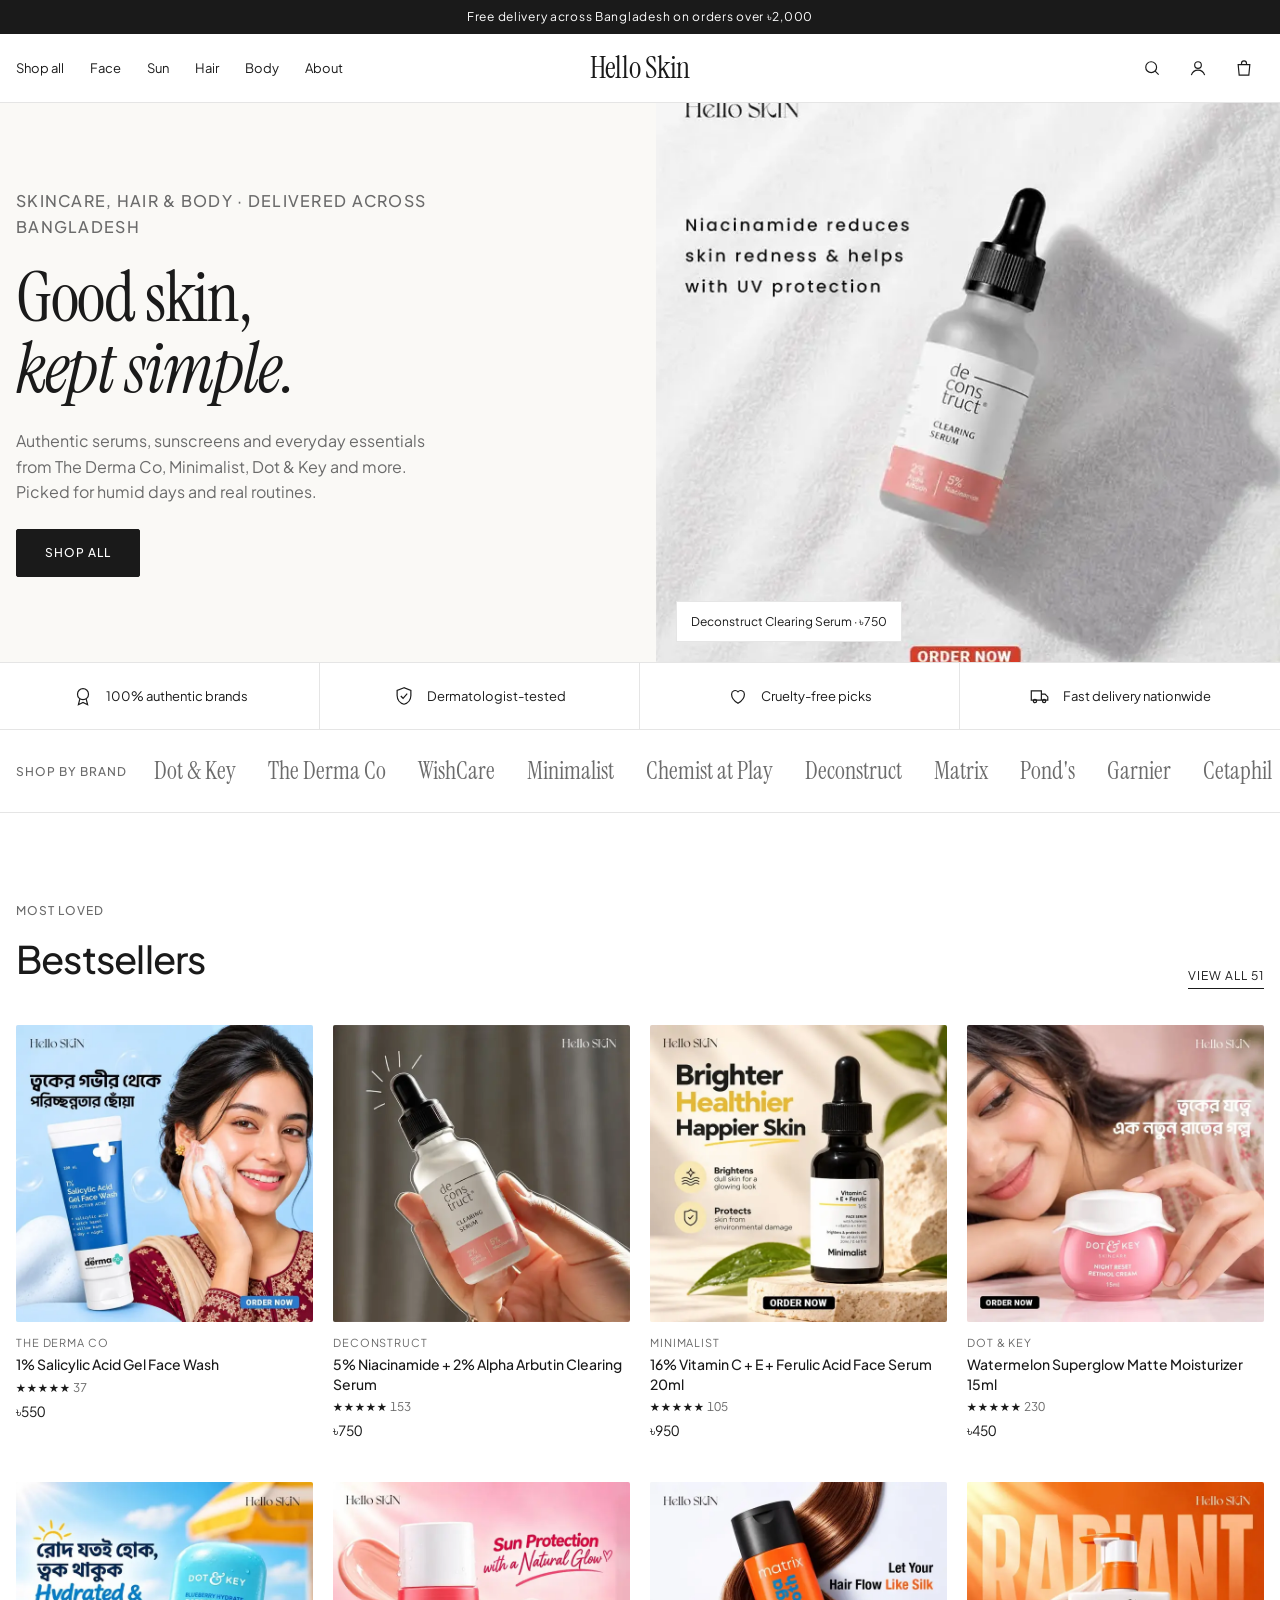
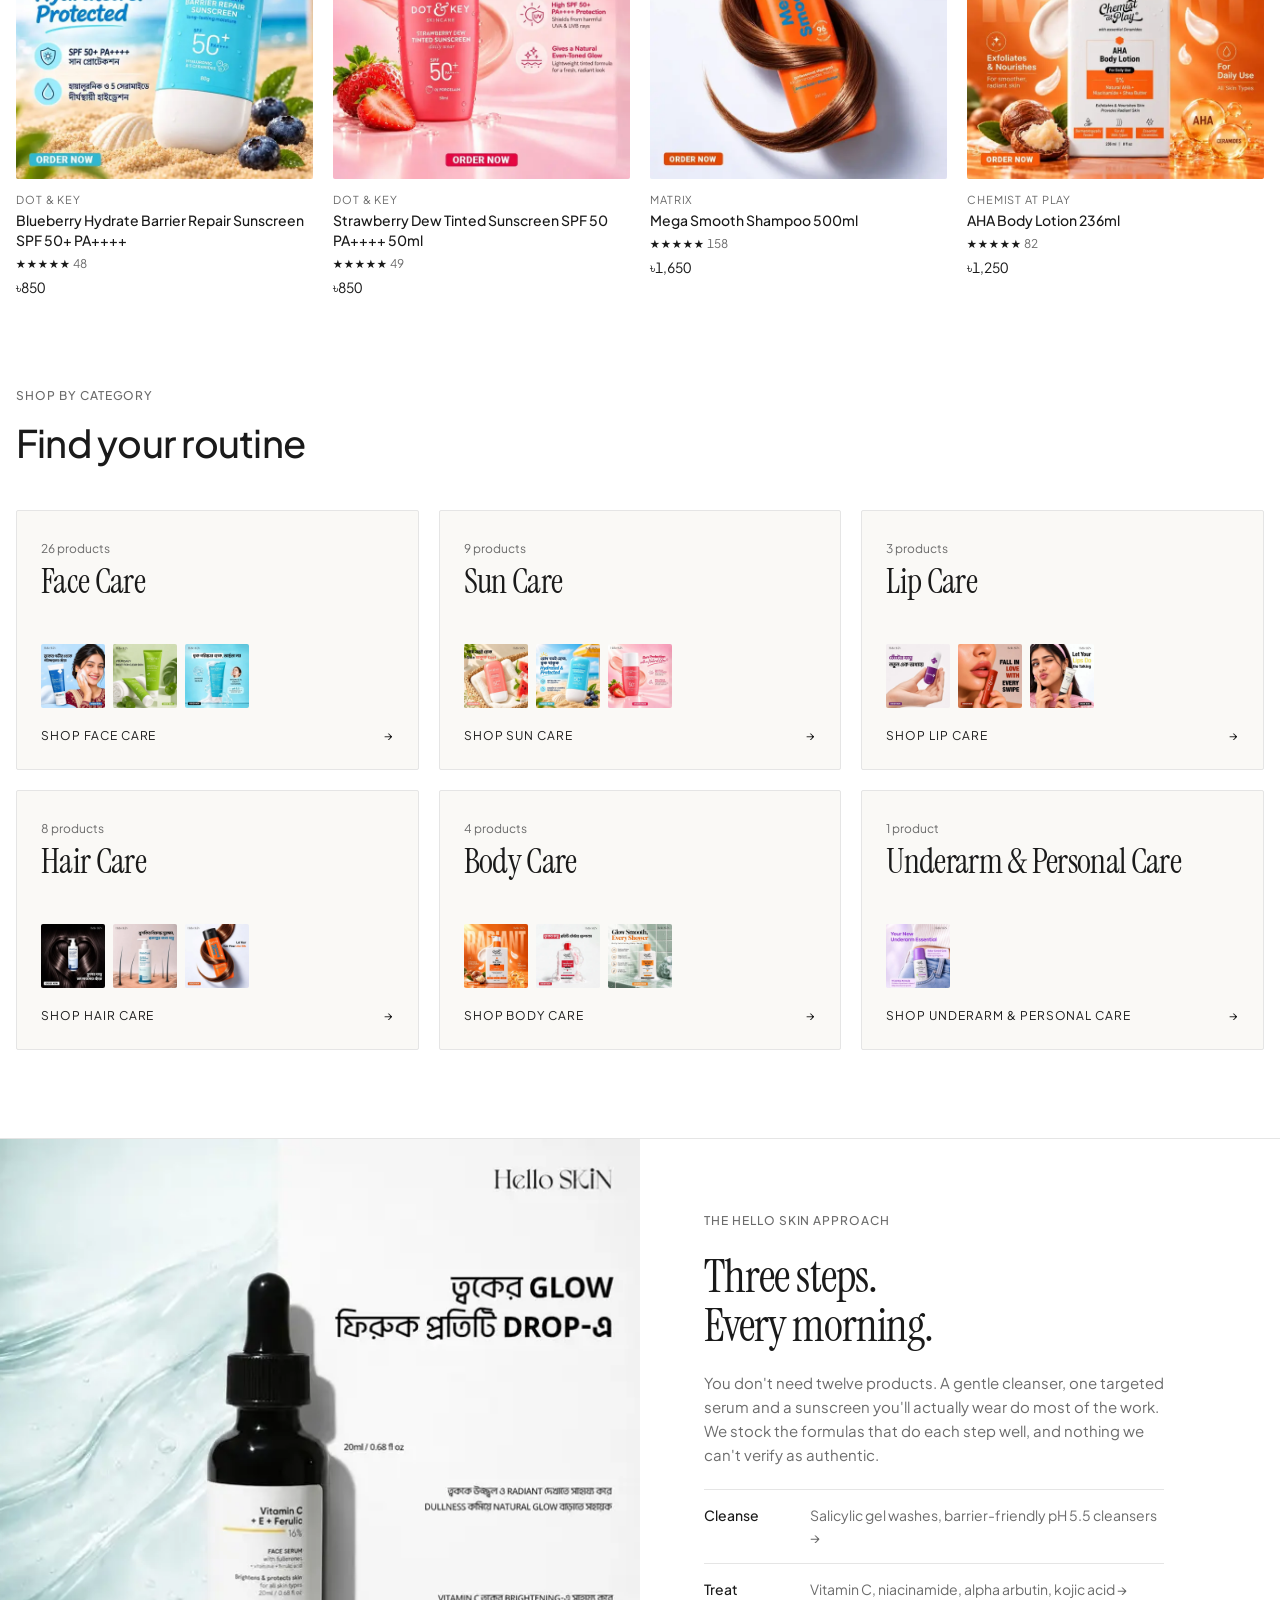
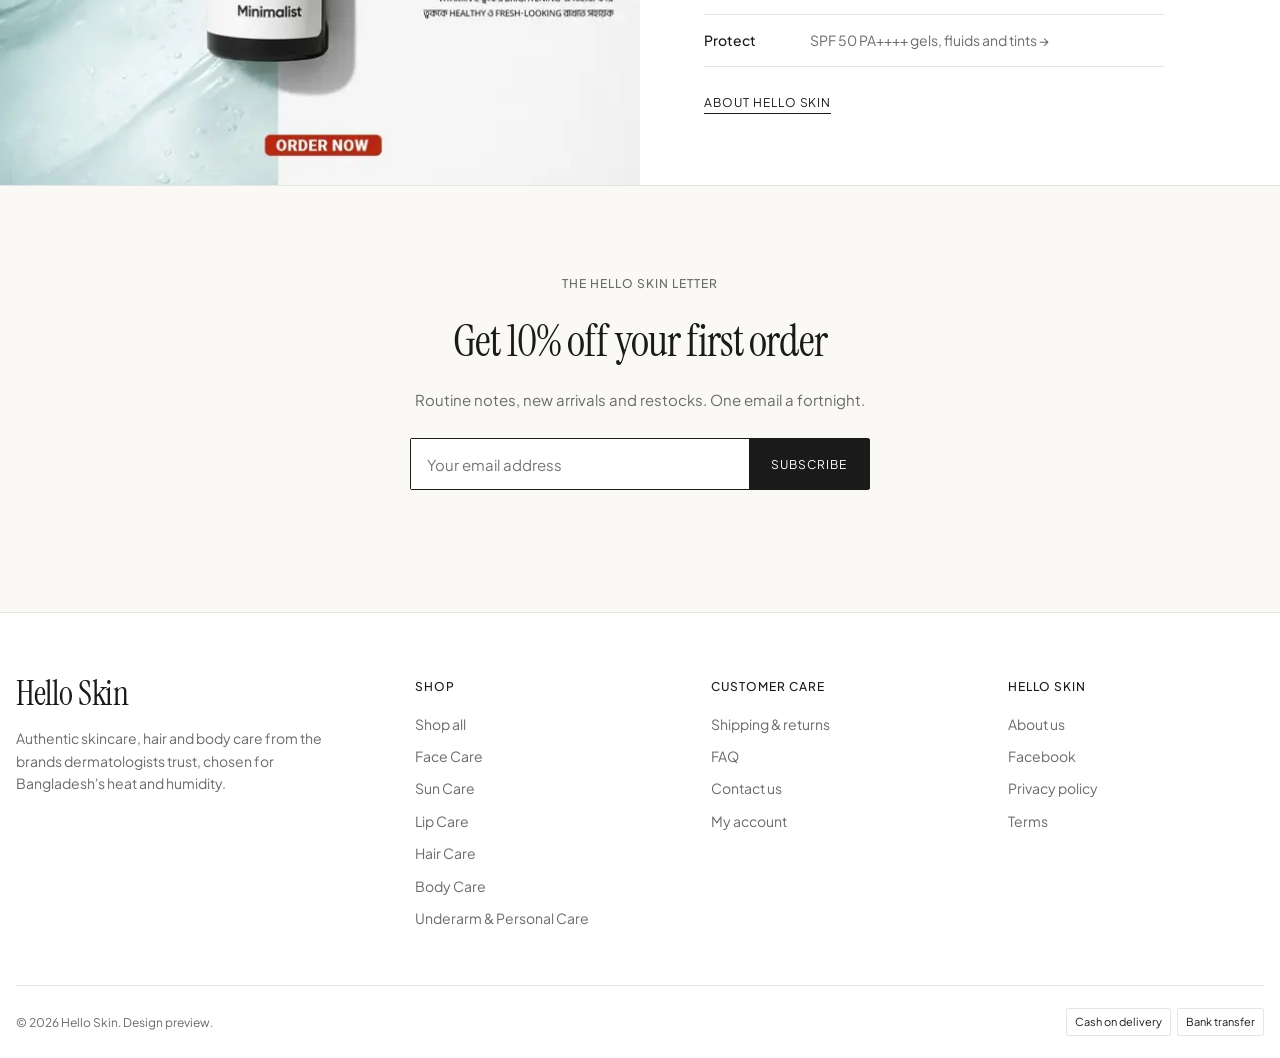
<file: index.html>
<!doctype html>
<html lang="en">
<head>
<meta charset="utf-8">
<meta name="viewport" content="width=device-width, initial-scale=1">
<title>Hello Skin – Skincare, hair &amp; body care in Bangladesh</title>
<meta name="description" content="Authentic skincare from The Derma Co, Minimalist, Dot &amp; Key and more, delivered across Bangladesh.">
<link rel="preconnect" href="https://fonts.googleapis.com">
<link rel="preconnect" href="https://fonts.gstatic.com" crossorigin>
<link href="https://fonts.googleapis.com/css2?family=Instrument+Serif:ital@0;1&family=Plus+Jakarta+Sans:wght@400;500;600&display=swap" rel="stylesheet">
<link rel="stylesheet" href="assets/site.css">
</head>
<body data-page="home">
<div id="hdr"></div>
<main id="view"></main>
<div id="ftr"></div>
<script src="assets/products.js"></script>
<script src="assets/site.js"></script>
</body>
</html>
</file>
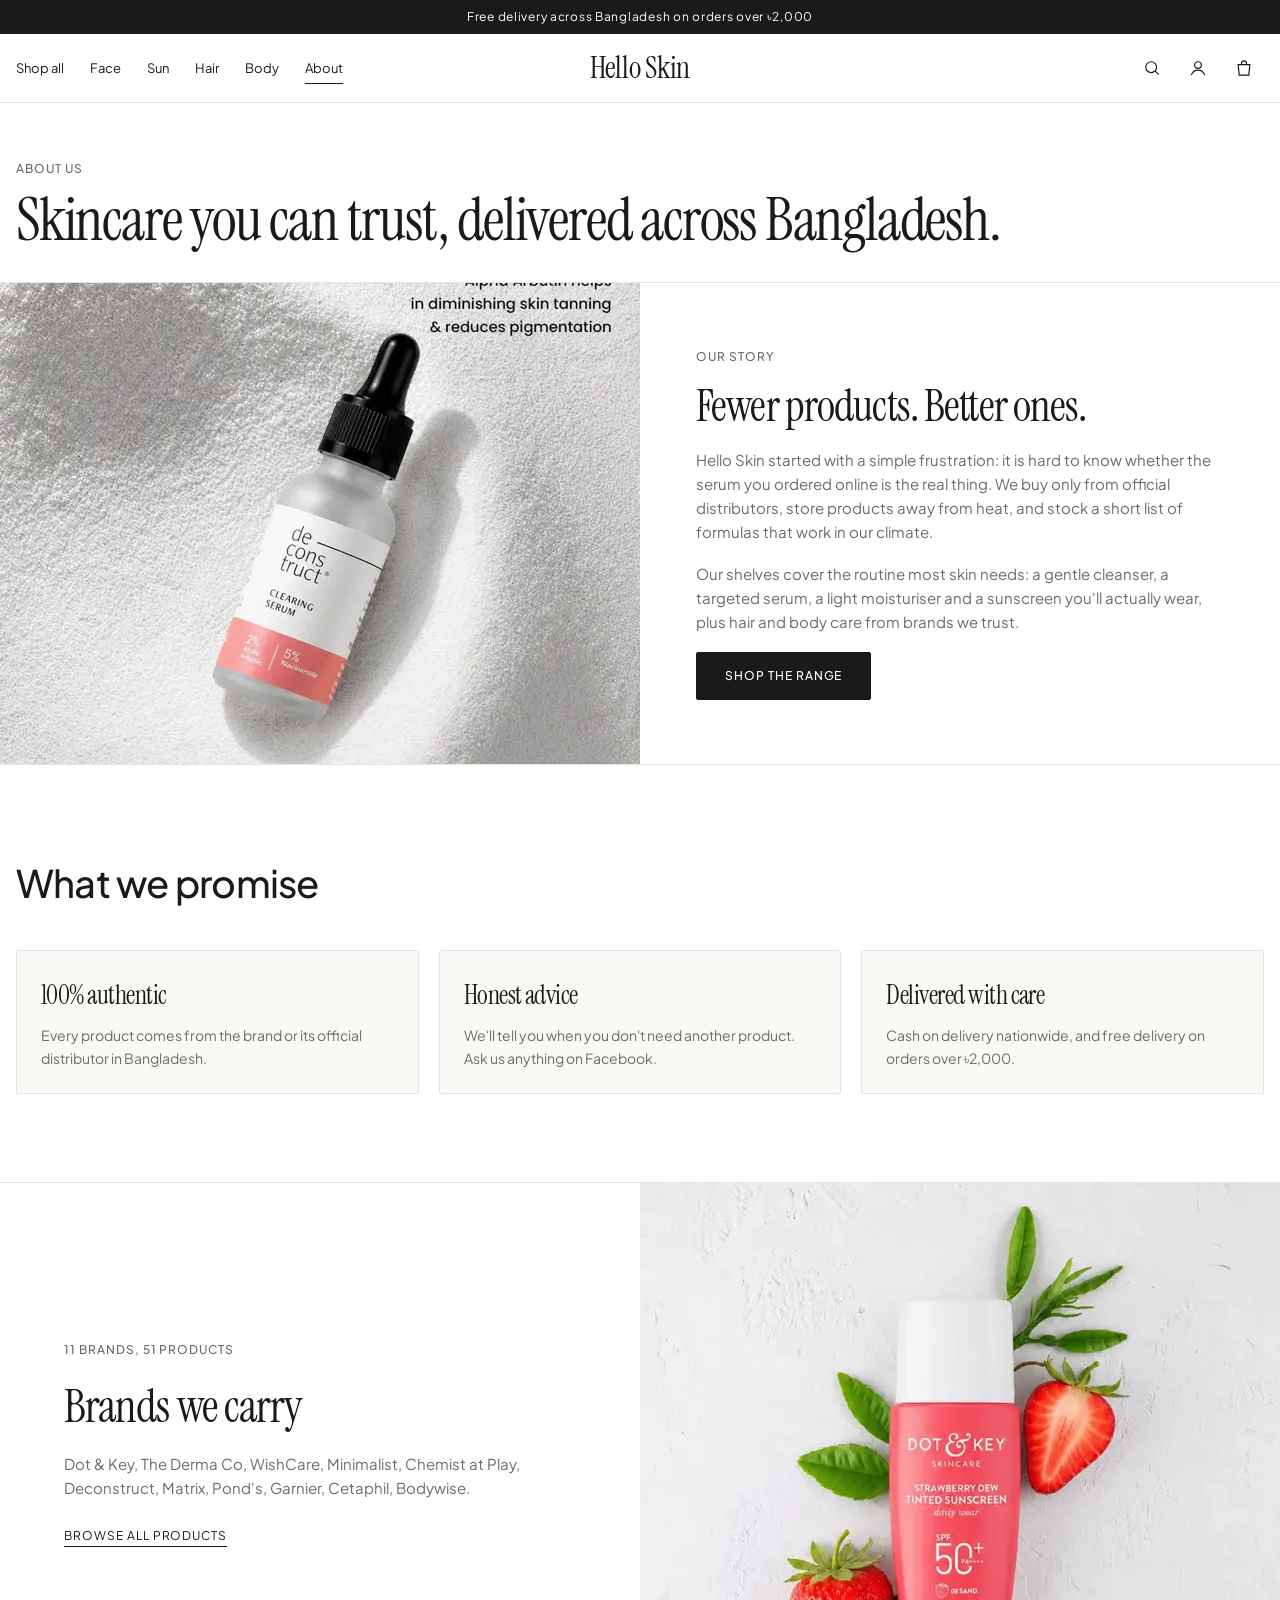
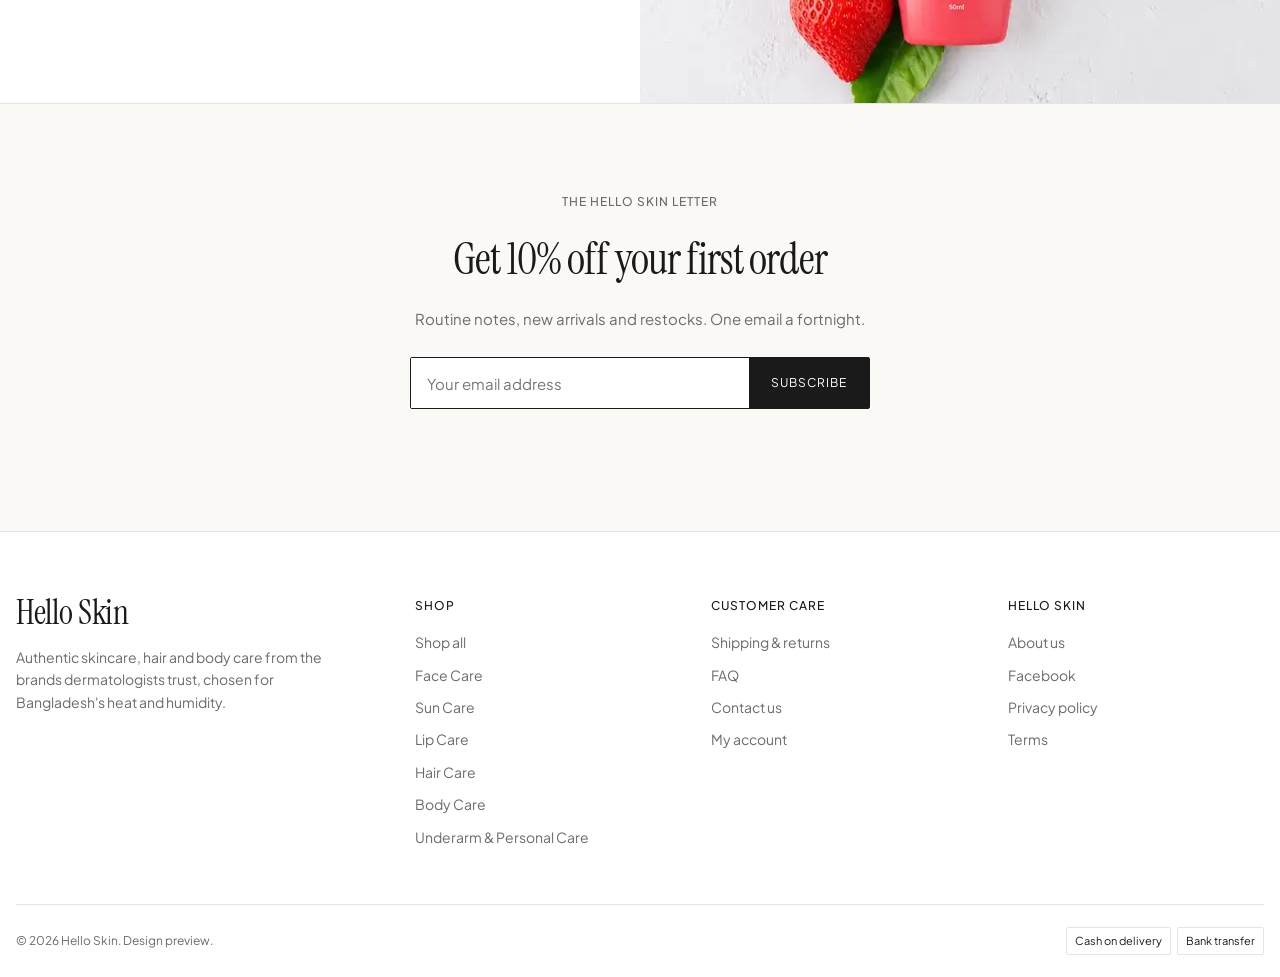
<file: about.html>
<!doctype html>
<html lang="en">
<head>
<meta charset="utf-8">
<meta name="viewport" content="width=device-width, initial-scale=1">
<title>About us – Hello Skin</title>
<meta name="description" content="About Hello Skin.">
<link rel="preconnect" href="https://fonts.googleapis.com">
<link rel="preconnect" href="https://fonts.gstatic.com" crossorigin>
<link href="https://fonts.googleapis.com/css2?family=Instrument+Serif:ital@0;1&family=Plus+Jakarta+Sans:wght@400;500;600&display=swap" rel="stylesheet">
<link rel="stylesheet" href="assets/site.css">
</head>
<body data-page="about">
<div id="hdr"></div>
<main id="view"></main>
<div id="ftr"></div>
<script src="assets/products.js"></script>
<script src="assets/site.js"></script>
</body>
</html>
</file>
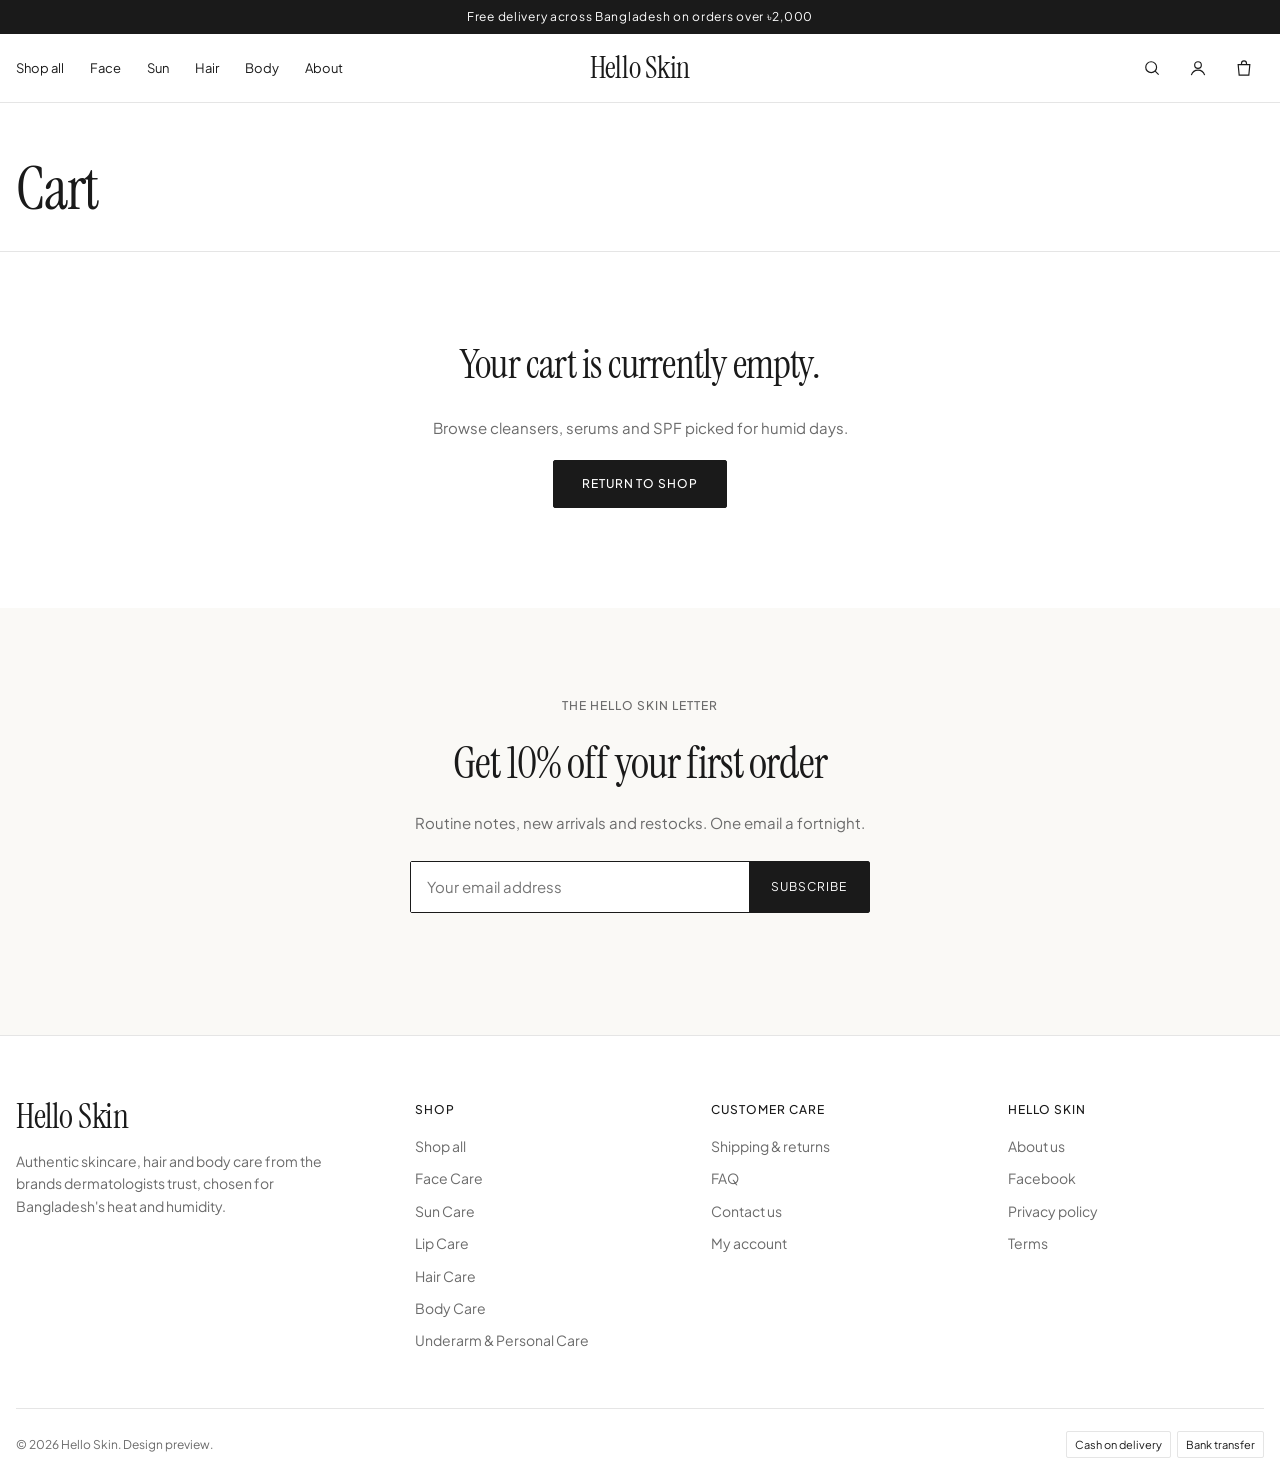
<file: cart.html>
<!doctype html>
<html lang="en">
<head>
<meta charset="utf-8">
<meta name="viewport" content="width=device-width, initial-scale=1">
<title>Cart – Hello Skin</title>
<meta name="description" content="Your cart.">
<link rel="preconnect" href="https://fonts.googleapis.com">
<link rel="preconnect" href="https://fonts.gstatic.com" crossorigin>
<link href="https://fonts.googleapis.com/css2?family=Instrument+Serif:ital@0;1&family=Plus+Jakarta+Sans:wght@400;500;600&display=swap" rel="stylesheet">
<link rel="stylesheet" href="assets/site.css">
</head>
<body data-page="cart">
<div id="hdr"></div>
<main id="view"></main>
<div id="ftr"></div>
<script src="assets/products.js"></script>
<script src="assets/site.js"></script>
</body>
</html>
</file>
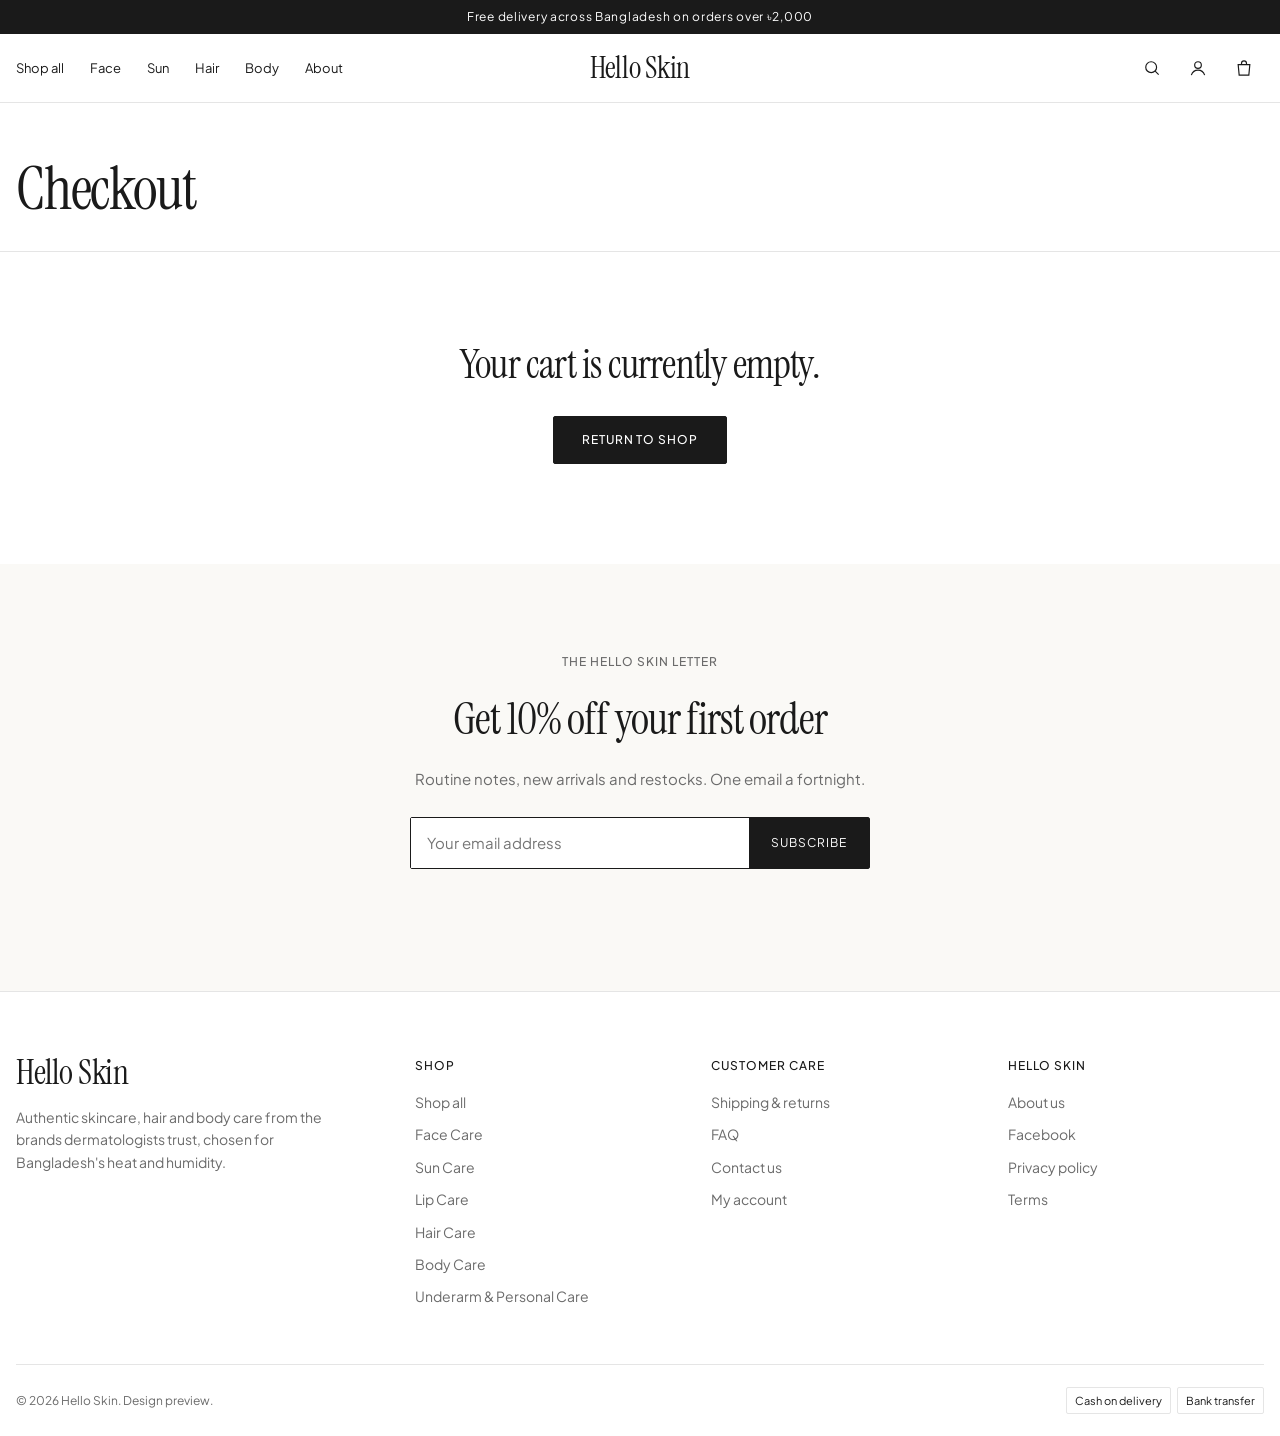
<file: checkout.html>
<!doctype html>
<html lang="en">
<head>
<meta charset="utf-8">
<meta name="viewport" content="width=device-width, initial-scale=1">
<title>Checkout – Hello Skin</title>
<meta name="description" content="Checkout.">
<link rel="preconnect" href="https://fonts.googleapis.com">
<link rel="preconnect" href="https://fonts.gstatic.com" crossorigin>
<link href="https://fonts.googleapis.com/css2?family=Instrument+Serif:ital@0;1&family=Plus+Jakarta+Sans:wght@400;500;600&display=swap" rel="stylesheet">
<link rel="stylesheet" href="assets/site.css">
</head>
<body data-page="checkout">
<div id="hdr"></div>
<main id="view"></main>
<div id="ftr"></div>
<script src="assets/products.js"></script>
<script src="assets/site.js"></script>
</body>
</html>
</file>
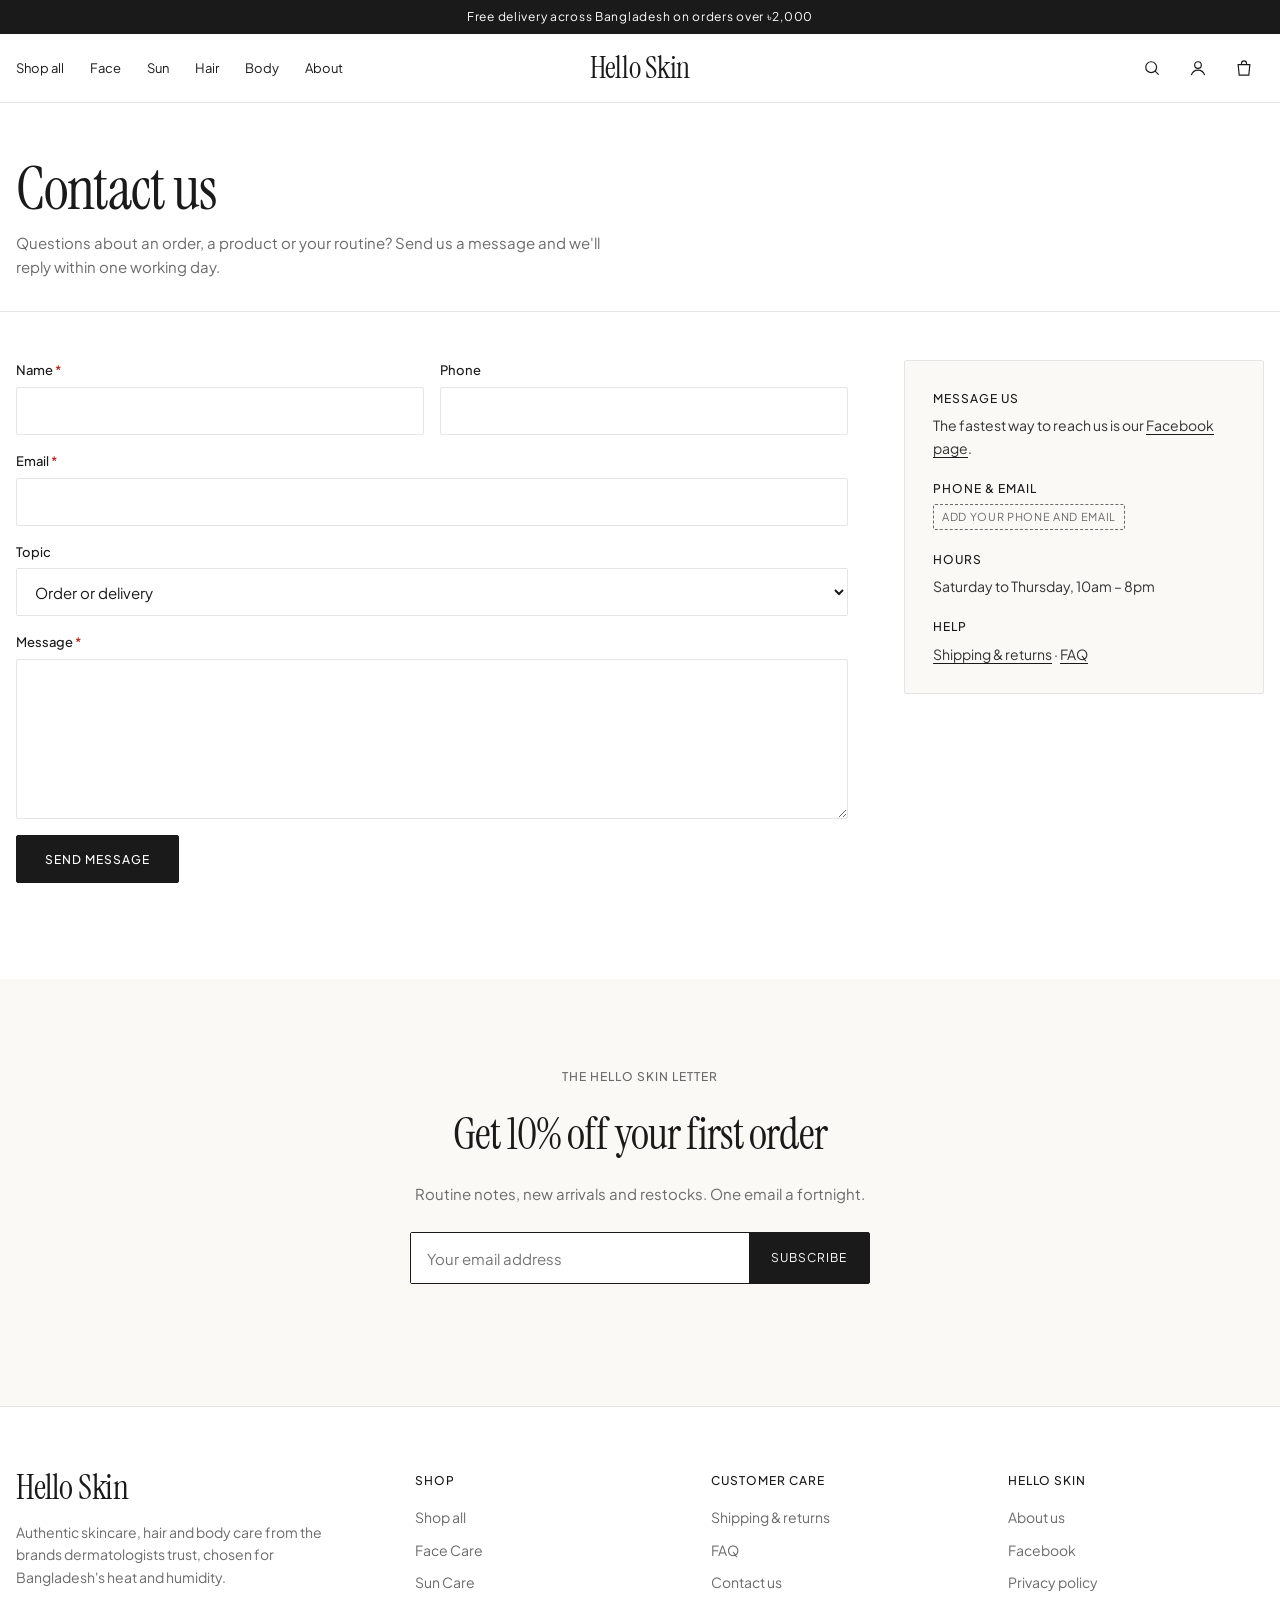
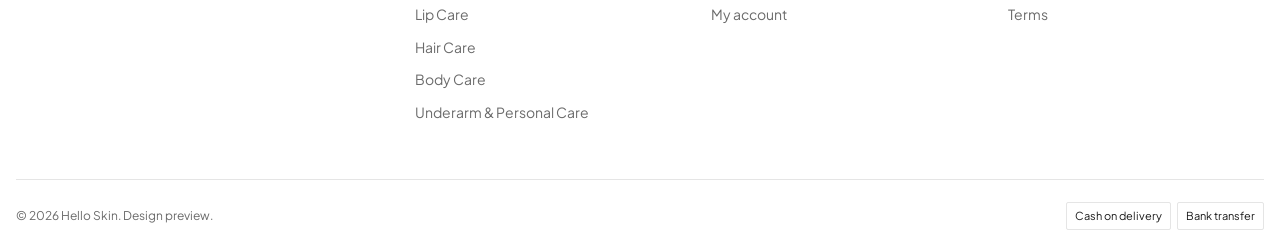
<file: contact.html>
<!doctype html>
<html lang="en">
<head>
<meta charset="utf-8">
<meta name="viewport" content="width=device-width, initial-scale=1">
<title>Contact us – Hello Skin</title>
<meta name="description" content="Contact Hello Skin.">
<link rel="preconnect" href="https://fonts.googleapis.com">
<link rel="preconnect" href="https://fonts.gstatic.com" crossorigin>
<link href="https://fonts.googleapis.com/css2?family=Instrument+Serif:ital@0;1&family=Plus+Jakarta+Sans:wght@400;500;600&display=swap" rel="stylesheet">
<link rel="stylesheet" href="assets/site.css">
</head>
<body data-page="contact">
<div id="hdr"></div>
<main id="view"></main>
<div id="ftr"></div>
<script src="assets/products.js"></script>
<script src="assets/site.js"></script>
</body>
</html>
</file>
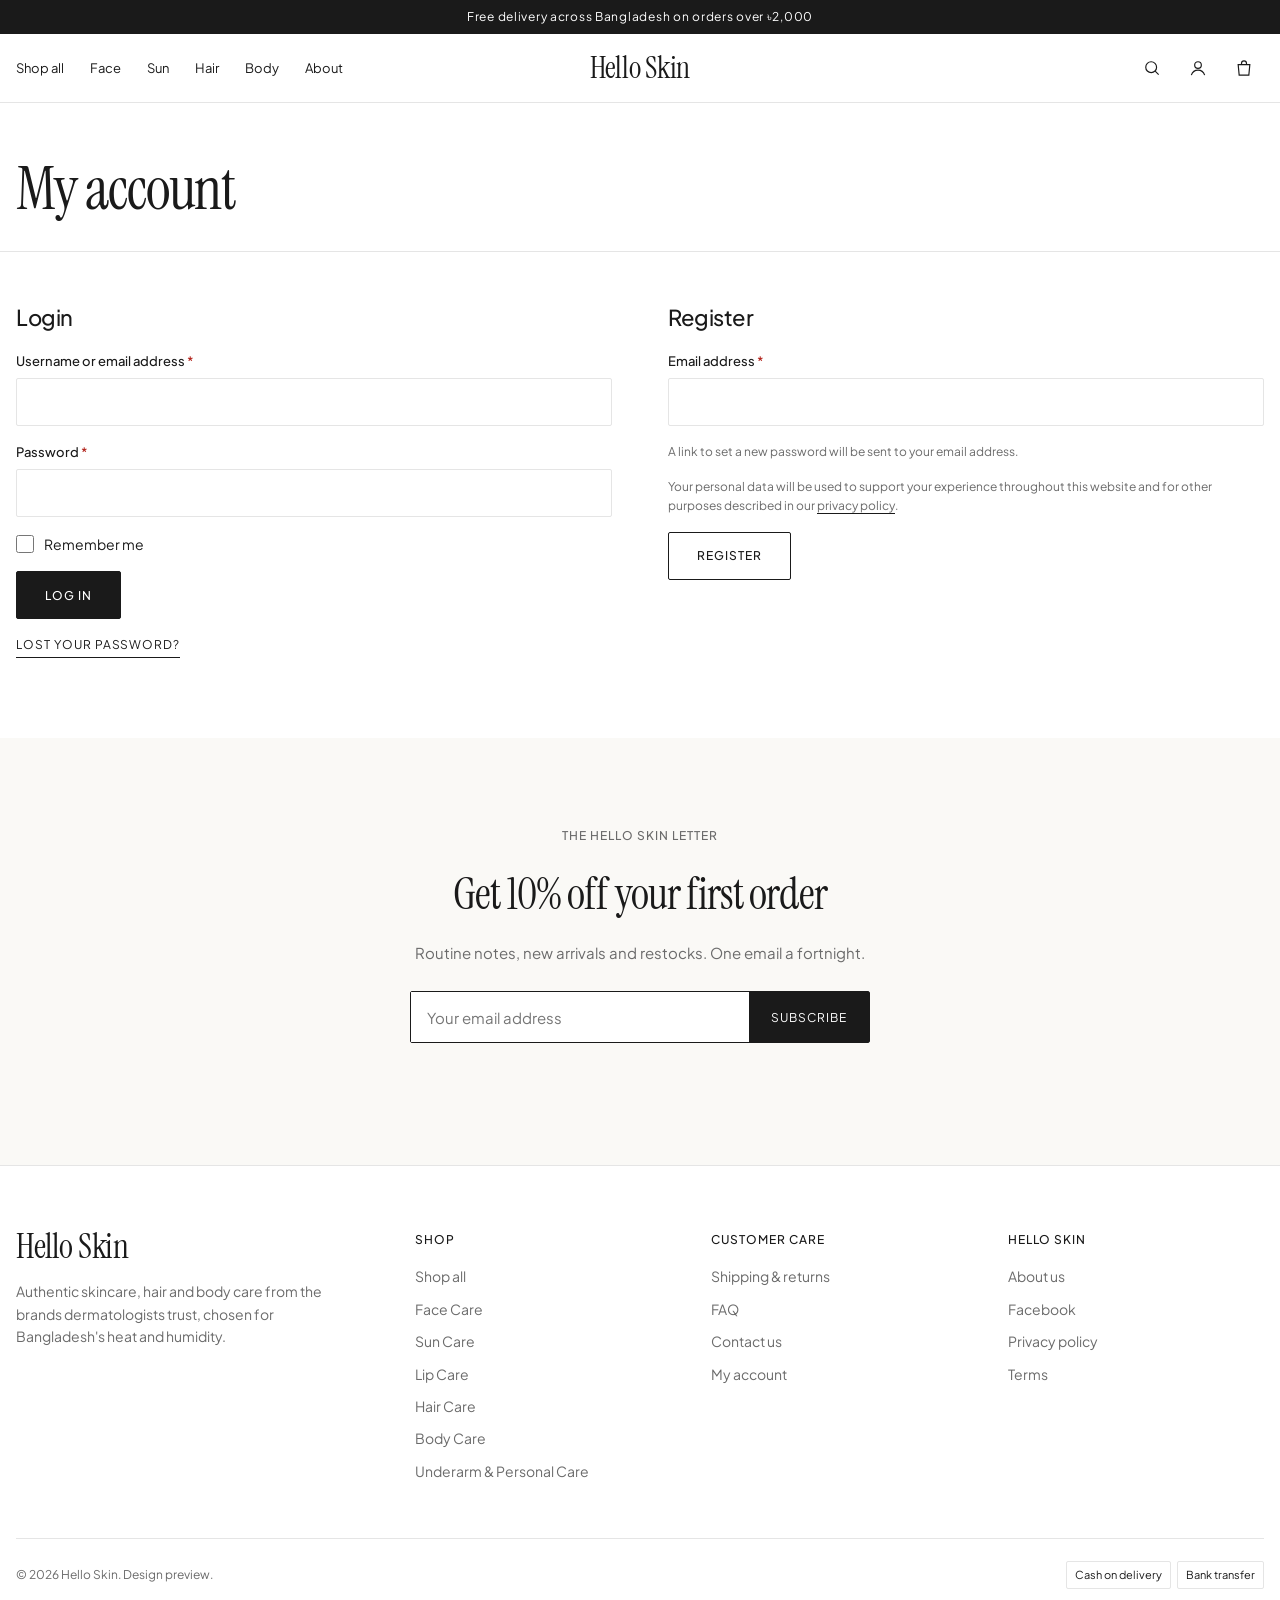
<file: my-account.html>
<!doctype html>
<html lang="en">
<head>
<meta charset="utf-8">
<meta name="viewport" content="width=device-width, initial-scale=1">
<title>My account – Hello Skin</title>
<meta name="description" content="My account.">
<link rel="preconnect" href="https://fonts.googleapis.com">
<link rel="preconnect" href="https://fonts.gstatic.com" crossorigin>
<link href="https://fonts.googleapis.com/css2?family=Instrument+Serif:ital@0;1&family=Plus+Jakarta+Sans:wght@400;500;600&display=swap" rel="stylesheet">
<link rel="stylesheet" href="assets/site.css">
</head>
<body data-page="account">
<div id="hdr"></div>
<main id="view"></main>
<div id="ftr"></div>
<script src="assets/products.js"></script>
<script src="assets/site.js"></script>
</body>
</html>
</file>
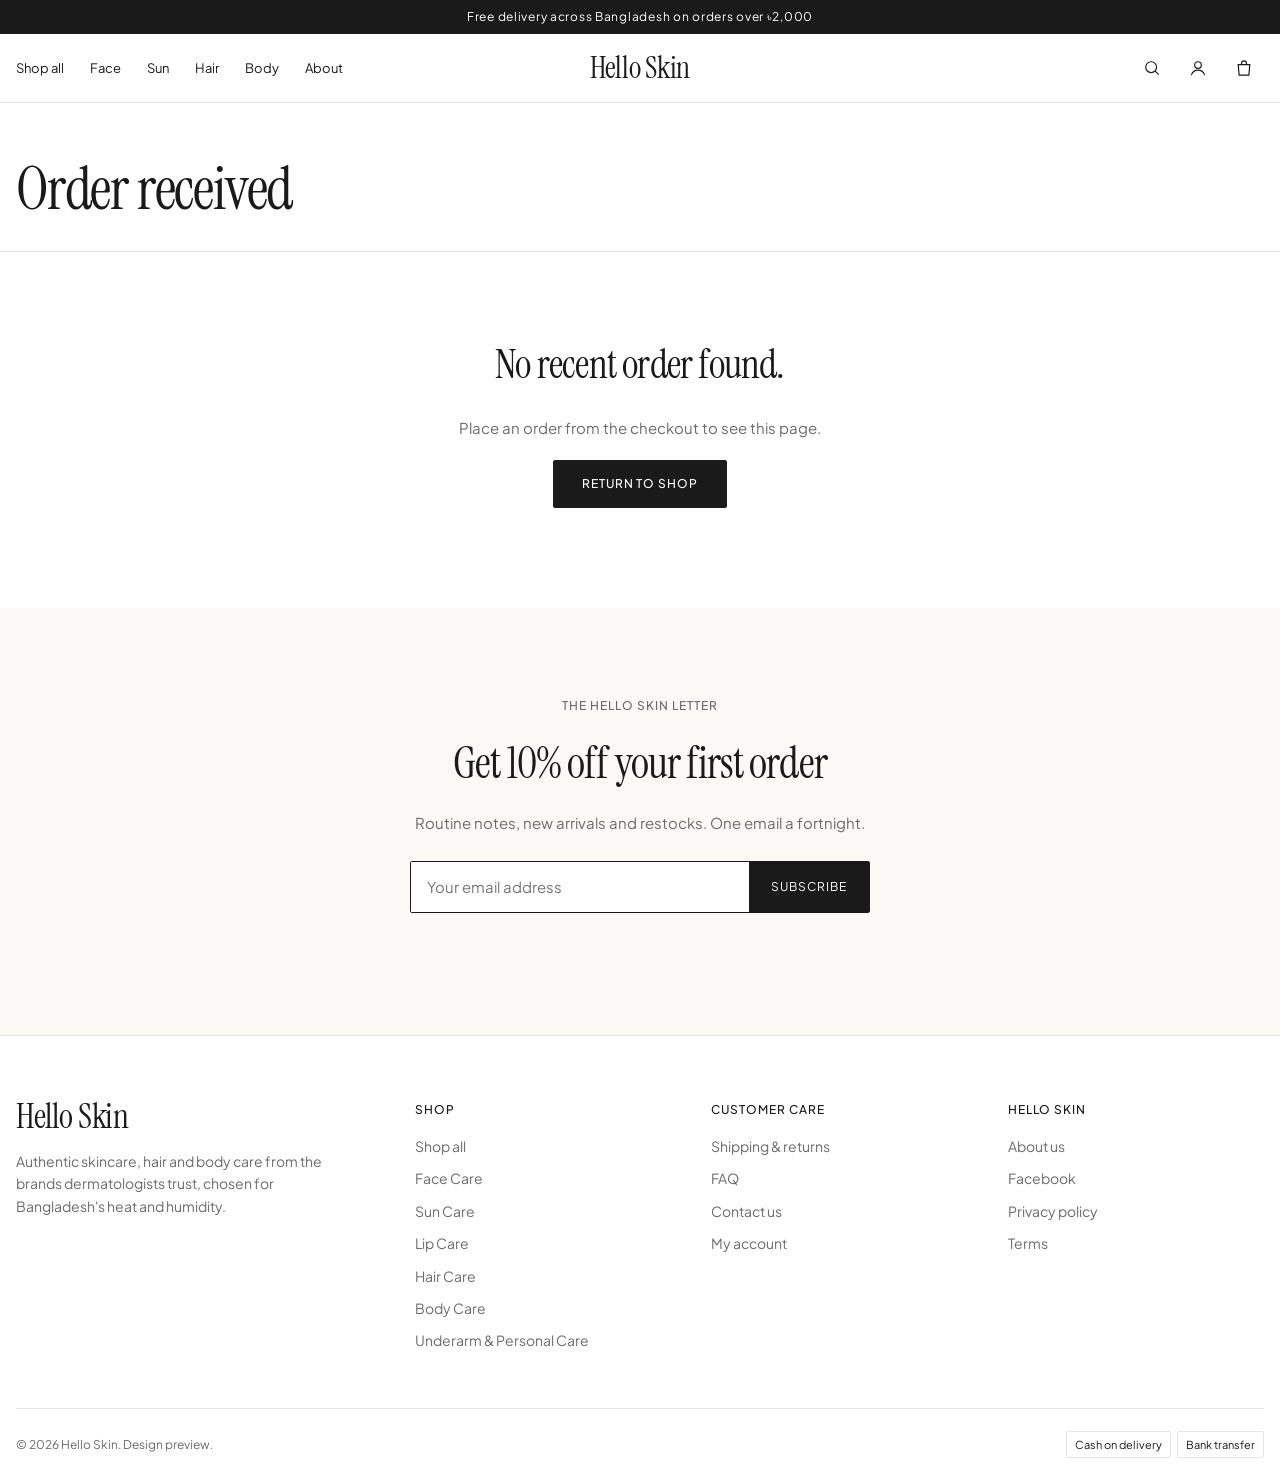
<file: order-received.html>
<!doctype html>
<html lang="en">
<head>
<meta charset="utf-8">
<meta name="viewport" content="width=device-width, initial-scale=1">
<title>Order received – Hello Skin</title>
<meta name="description" content="Order received.">
<link rel="preconnect" href="https://fonts.googleapis.com">
<link rel="preconnect" href="https://fonts.gstatic.com" crossorigin>
<link href="https://fonts.googleapis.com/css2?family=Instrument+Serif:ital@0;1&family=Plus+Jakarta+Sans:wght@400;500;600&display=swap" rel="stylesheet">
<link rel="stylesheet" href="assets/site.css">
</head>
<body data-page="received">
<div id="hdr"></div>
<main id="view"></main>
<div id="ftr"></div>
<script src="assets/products.js"></script>
<script src="assets/site.js"></script>
</body>
</html>
</file>
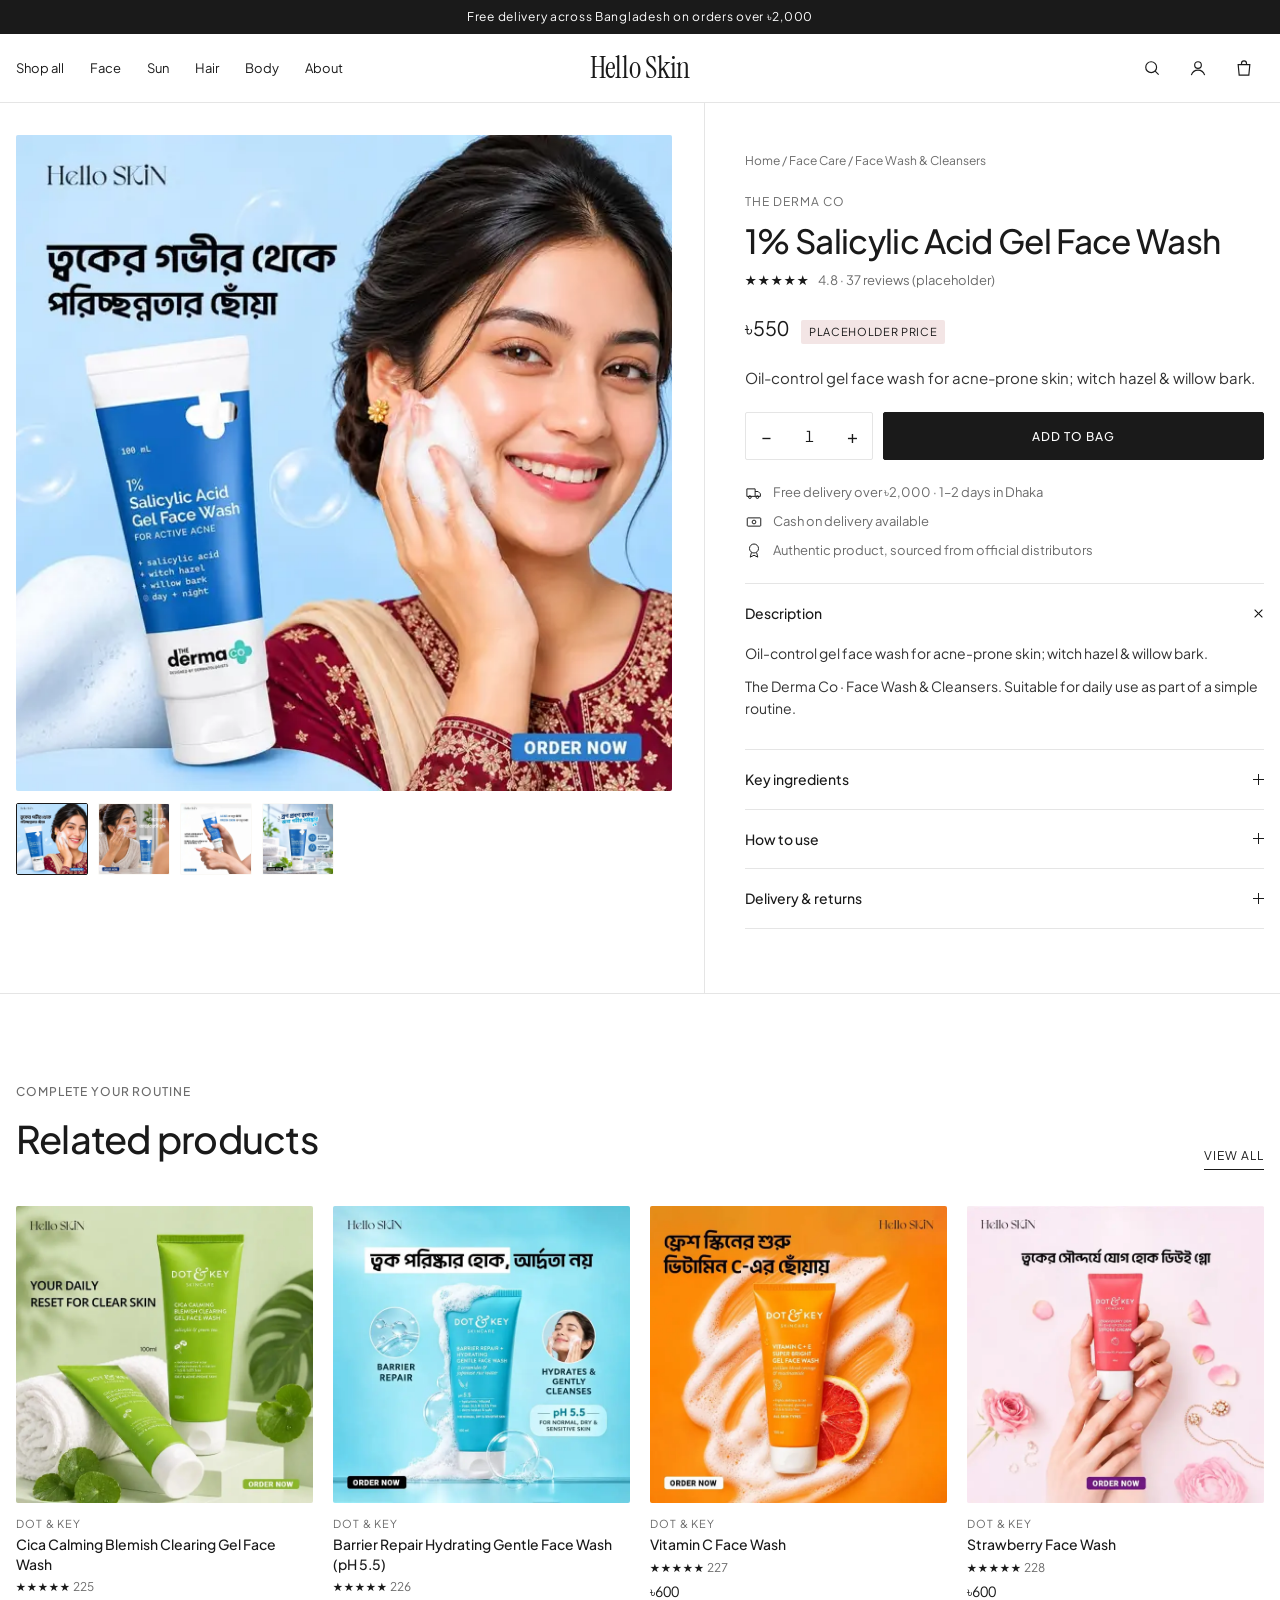
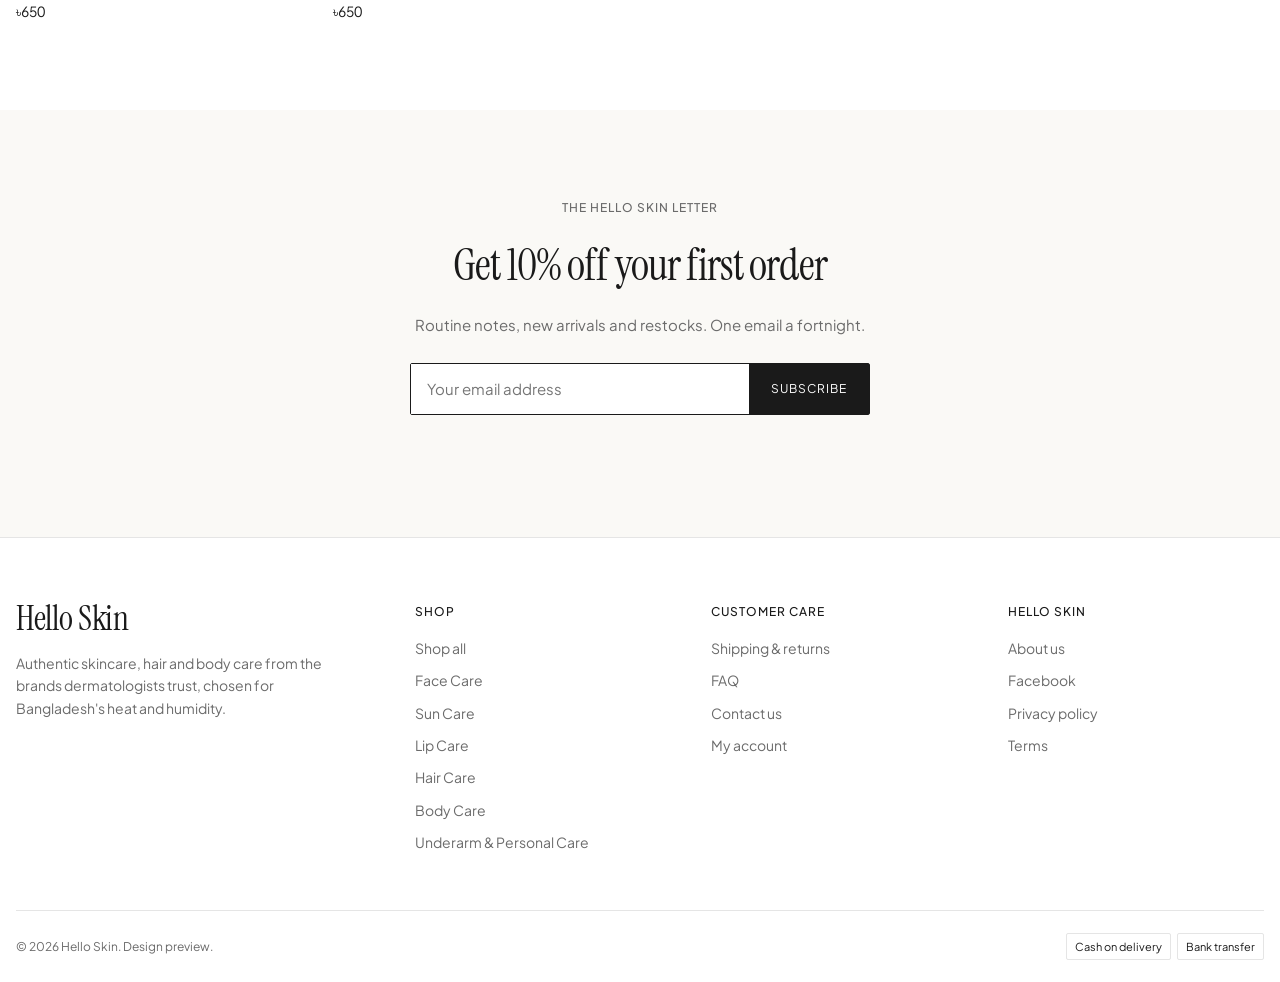
<file: product.html>
<!doctype html>
<html lang="en">
<head>
<meta charset="utf-8">
<meta name="viewport" content="width=device-width, initial-scale=1">
<title>Product – Hello Skin</title>
<meta name="description" content="Product details.">
<link rel="preconnect" href="https://fonts.googleapis.com">
<link rel="preconnect" href="https://fonts.gstatic.com" crossorigin>
<link href="https://fonts.googleapis.com/css2?family=Instrument+Serif:ital@0;1&family=Plus+Jakarta+Sans:wght@400;500;600&display=swap" rel="stylesheet">
<link rel="stylesheet" href="assets/site.css">
</head>
<body data-page="product">
<div id="hdr"></div>
<main id="view"></main>
<div id="ftr"></div>
<script src="assets/products.js"></script>
<script src="assets/site.js"></script>
</body>
</html>
</file>
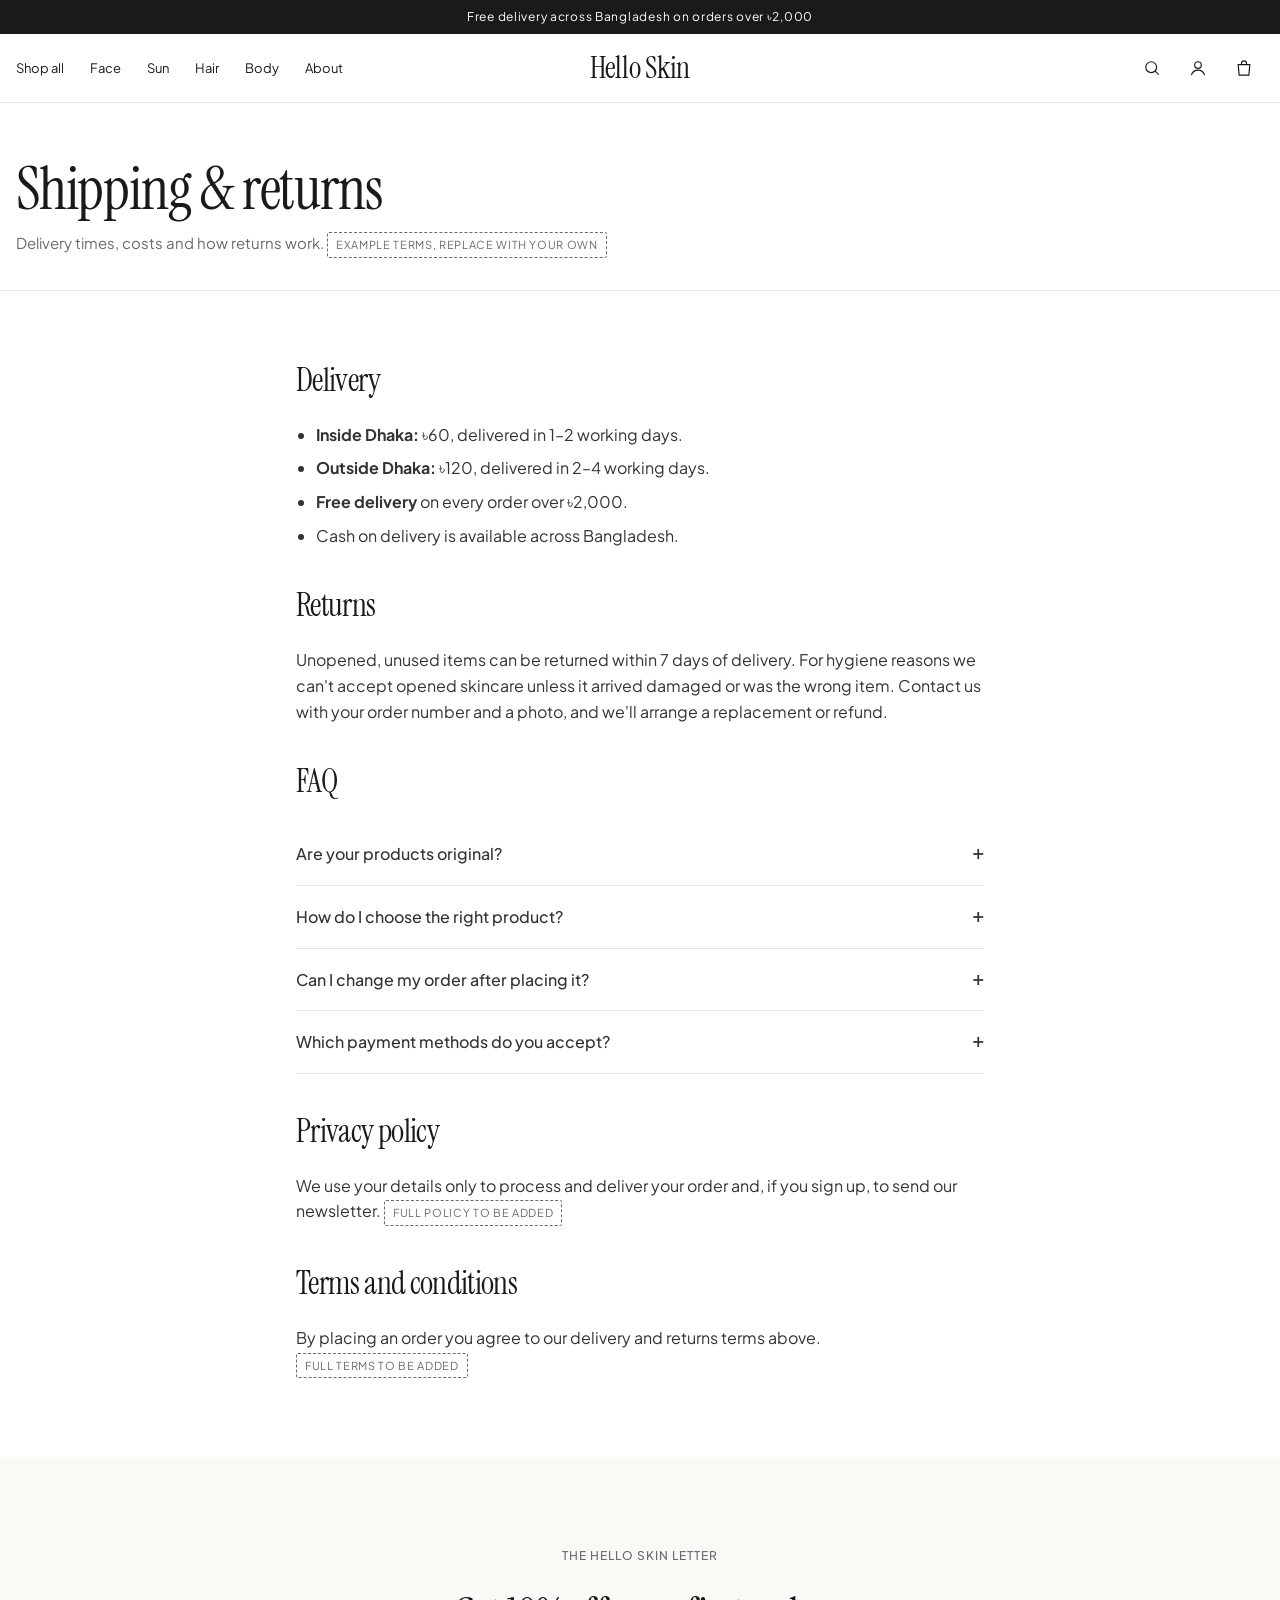
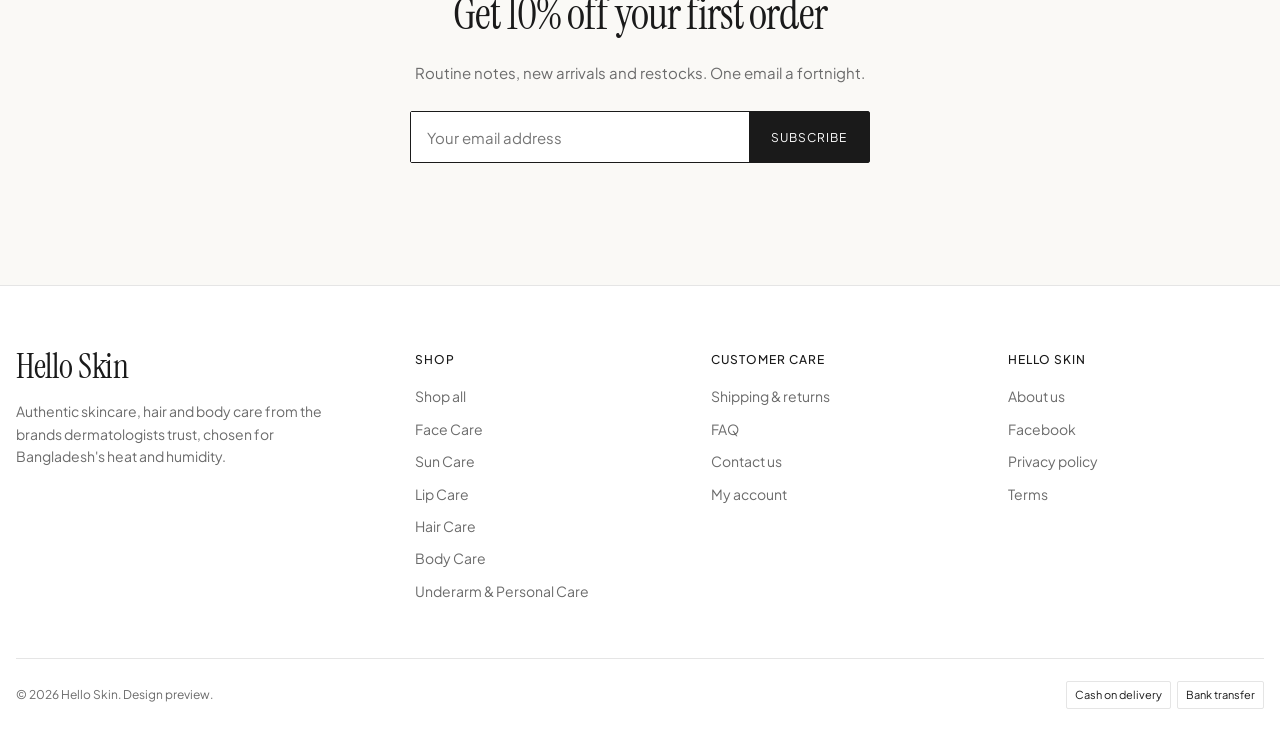
<file: shipping-returns.html>
<!doctype html>
<html lang="en">
<head>
<meta charset="utf-8">
<meta name="viewport" content="width=device-width, initial-scale=1">
<title>Shipping &amp; returns – Hello Skin</title>
<meta name="description" content="Delivery, returns and FAQ.">
<link rel="preconnect" href="https://fonts.googleapis.com">
<link rel="preconnect" href="https://fonts.gstatic.com" crossorigin>
<link href="https://fonts.googleapis.com/css2?family=Instrument+Serif:ital@0;1&family=Plus+Jakarta+Sans:wght@400;500;600&display=swap" rel="stylesheet">
<link rel="stylesheet" href="assets/site.css">
</head>
<body data-page="policies">
<div id="hdr"></div>
<main id="view"></main>
<div id="ftr"></div>
<script src="assets/products.js"></script>
<script src="assets/site.js"></script>
</body>
</html>
</file>
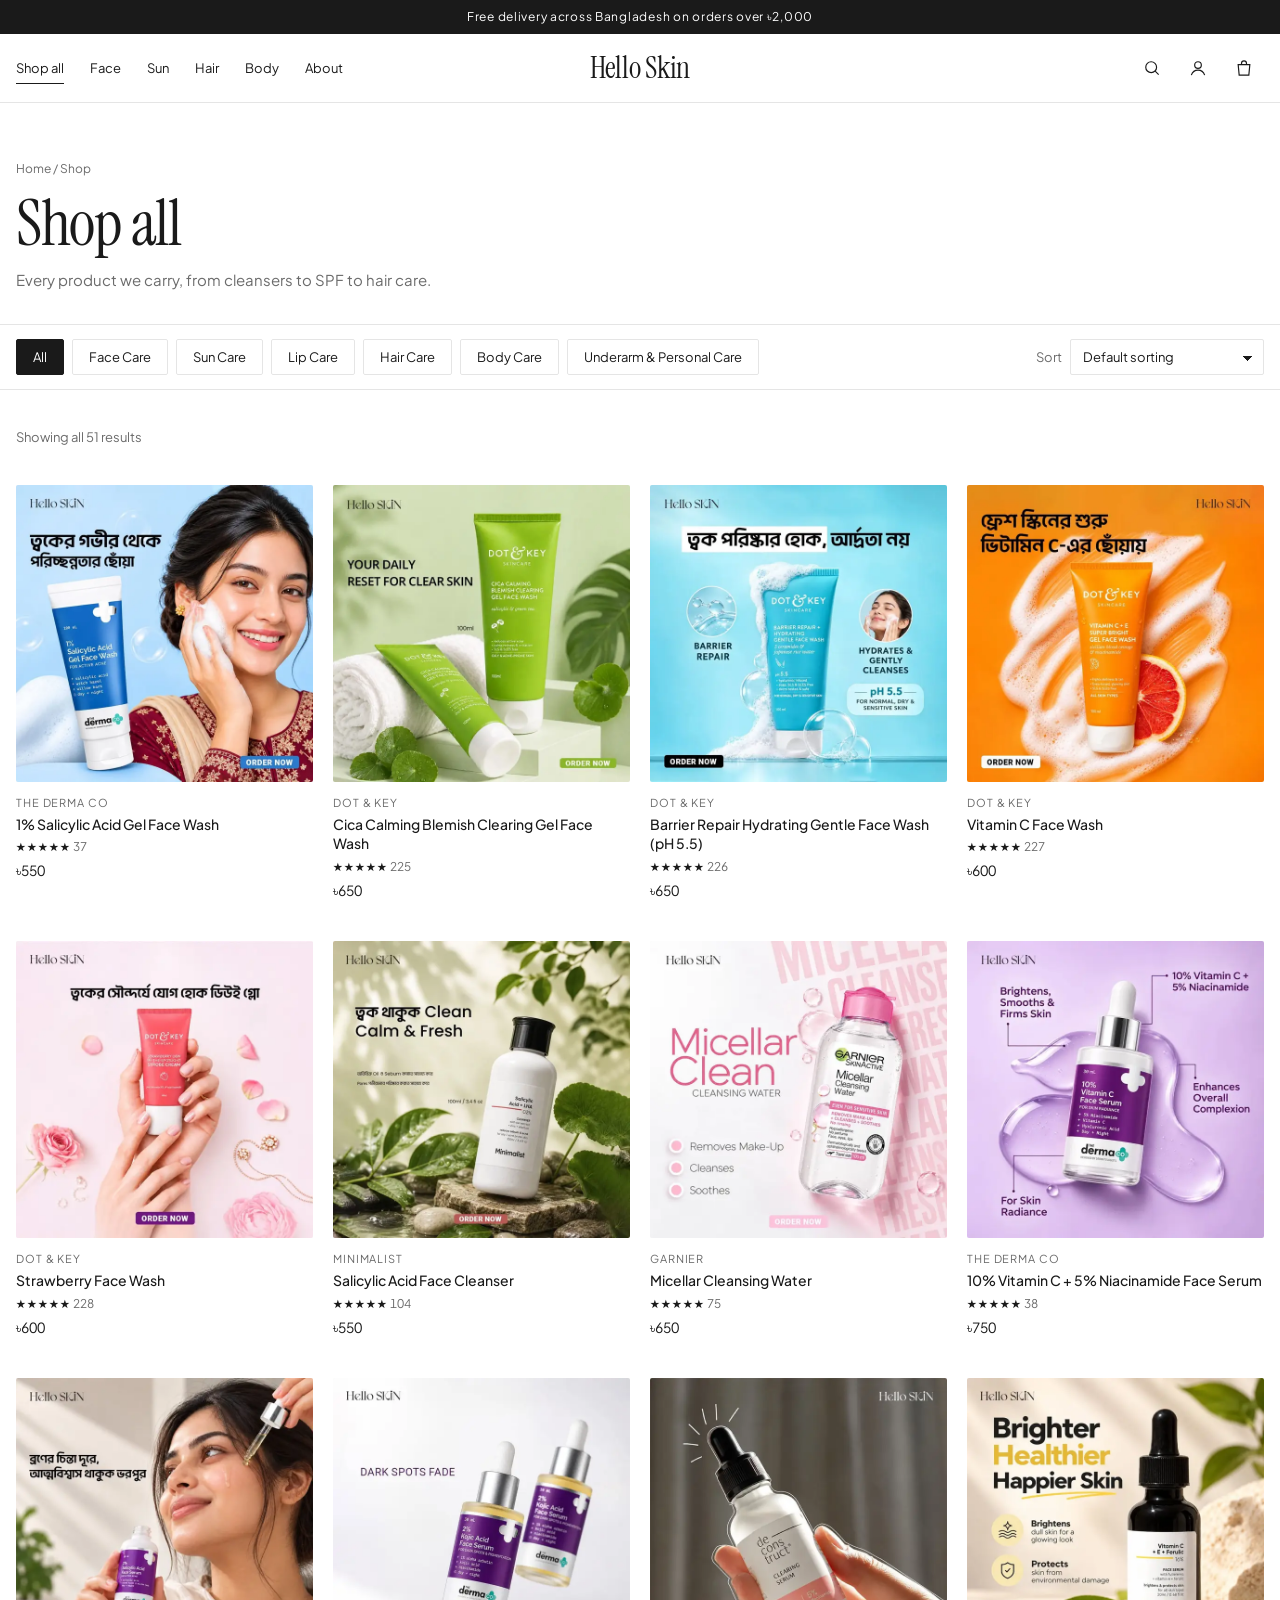
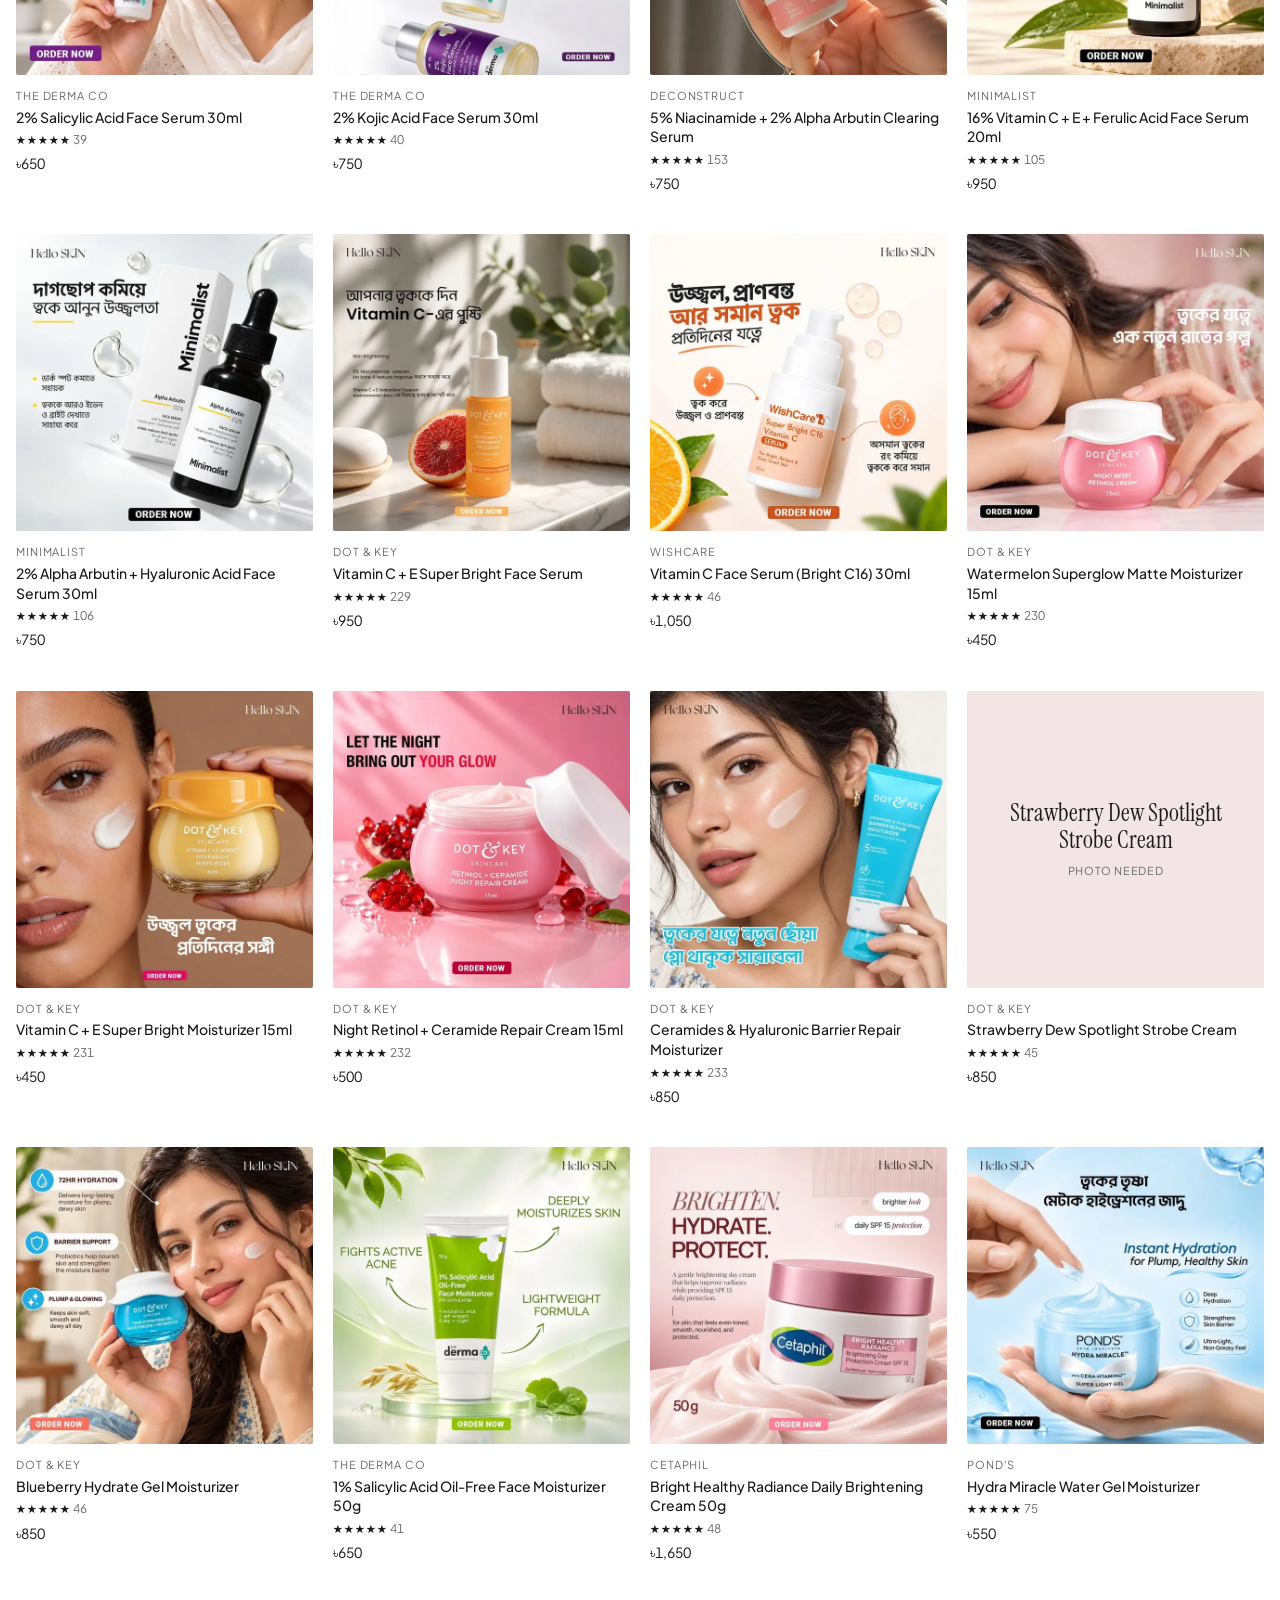
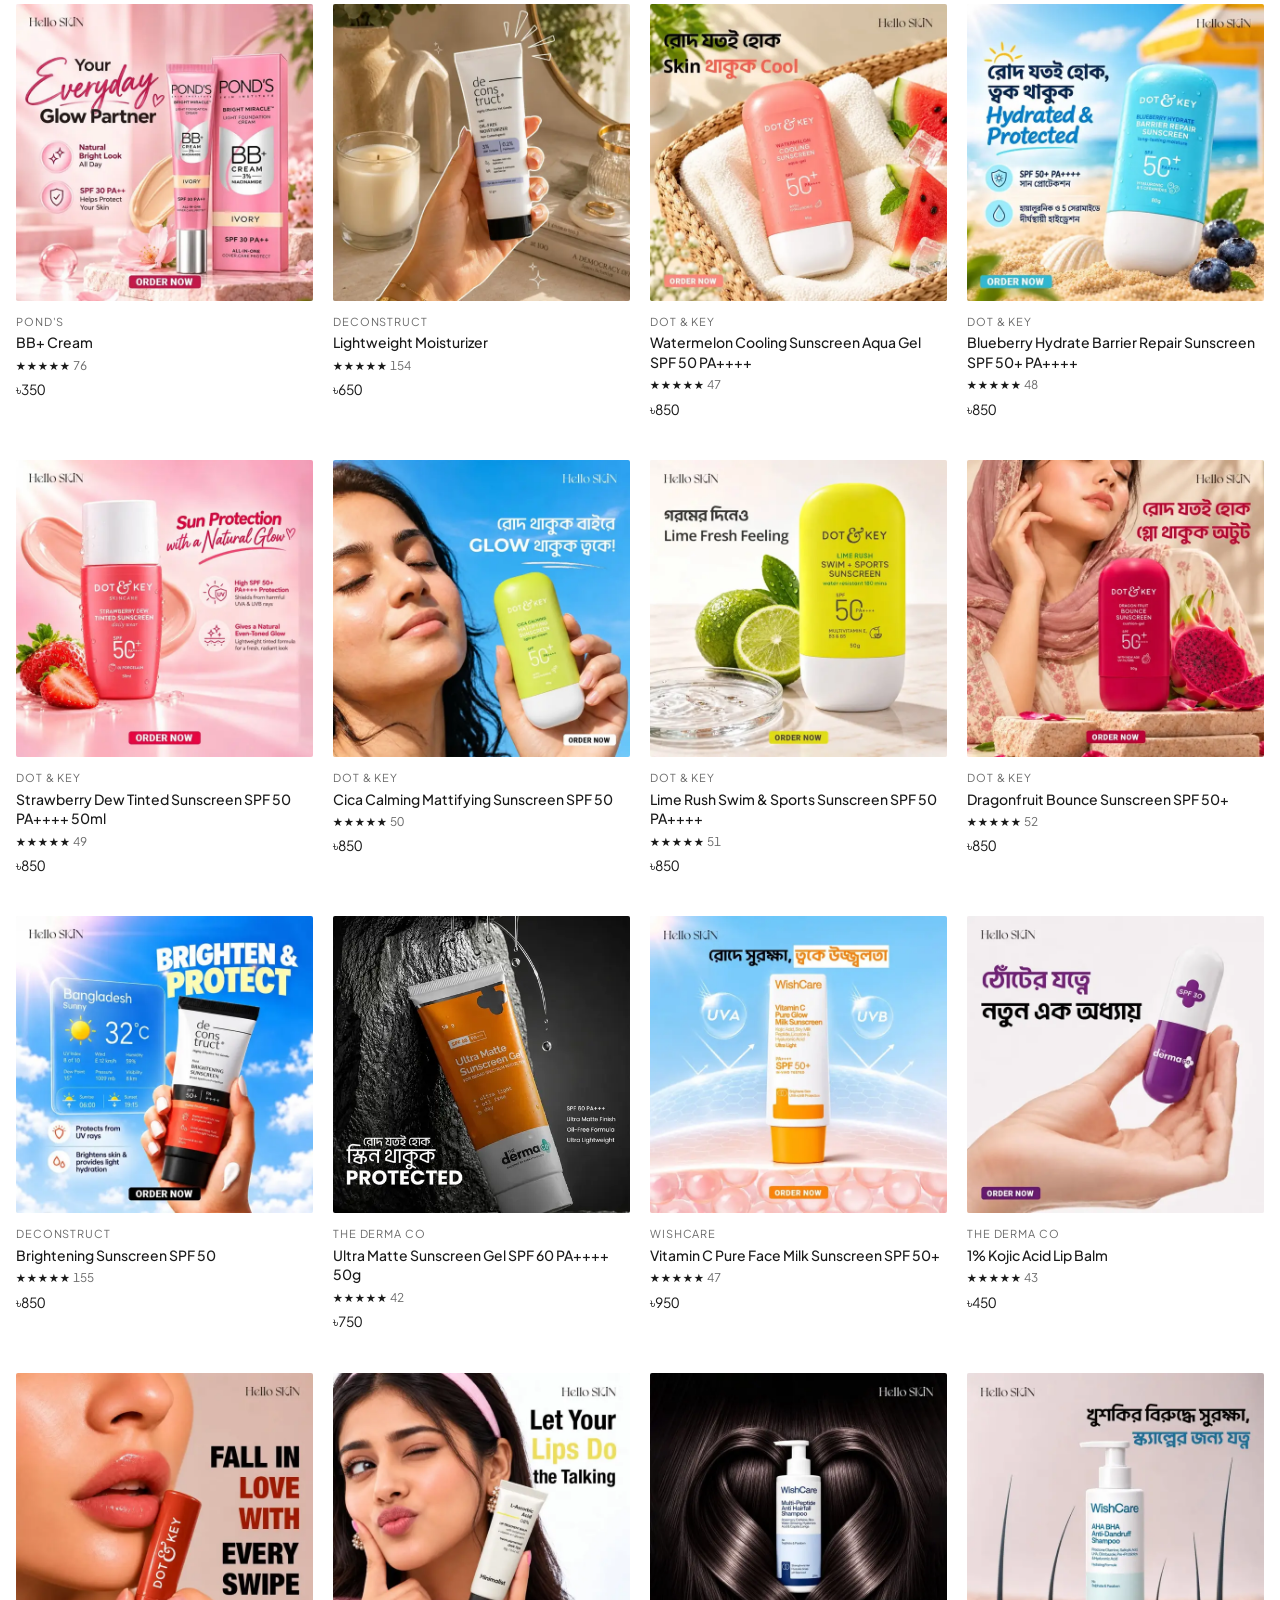
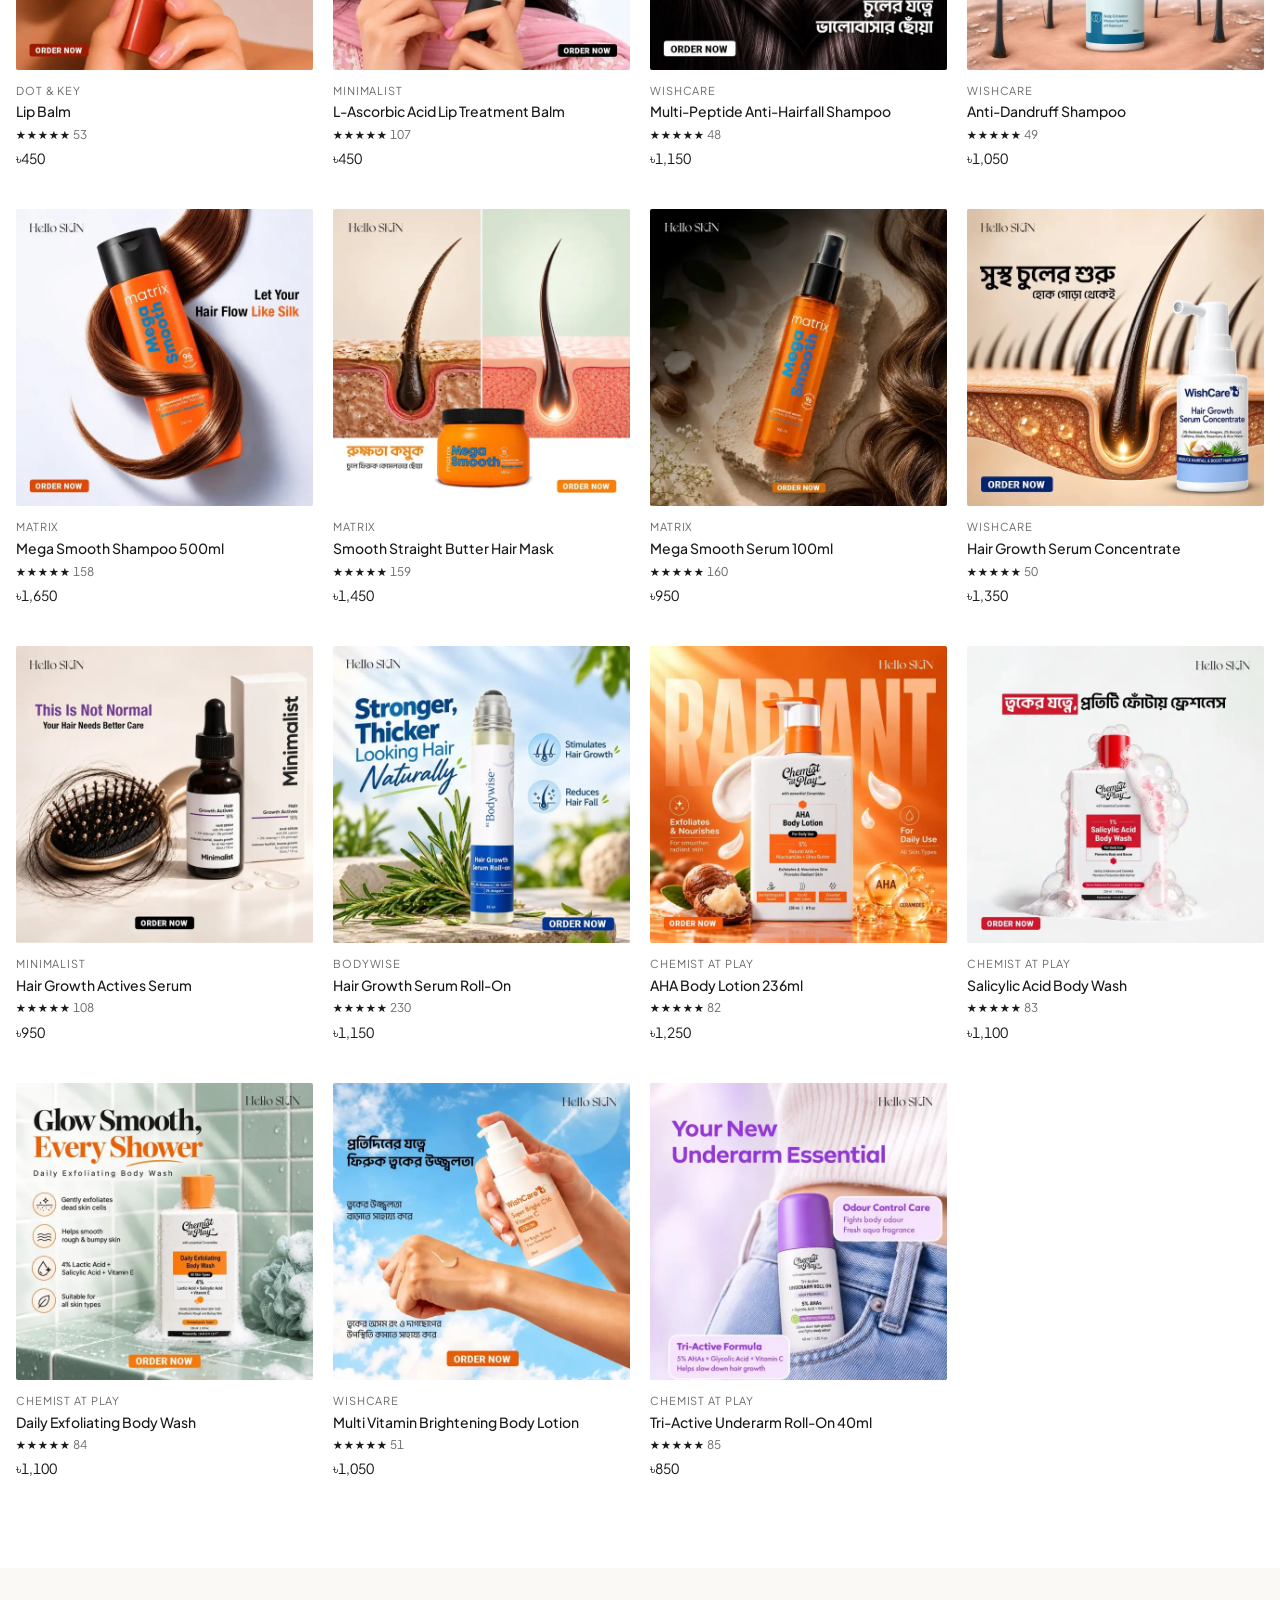
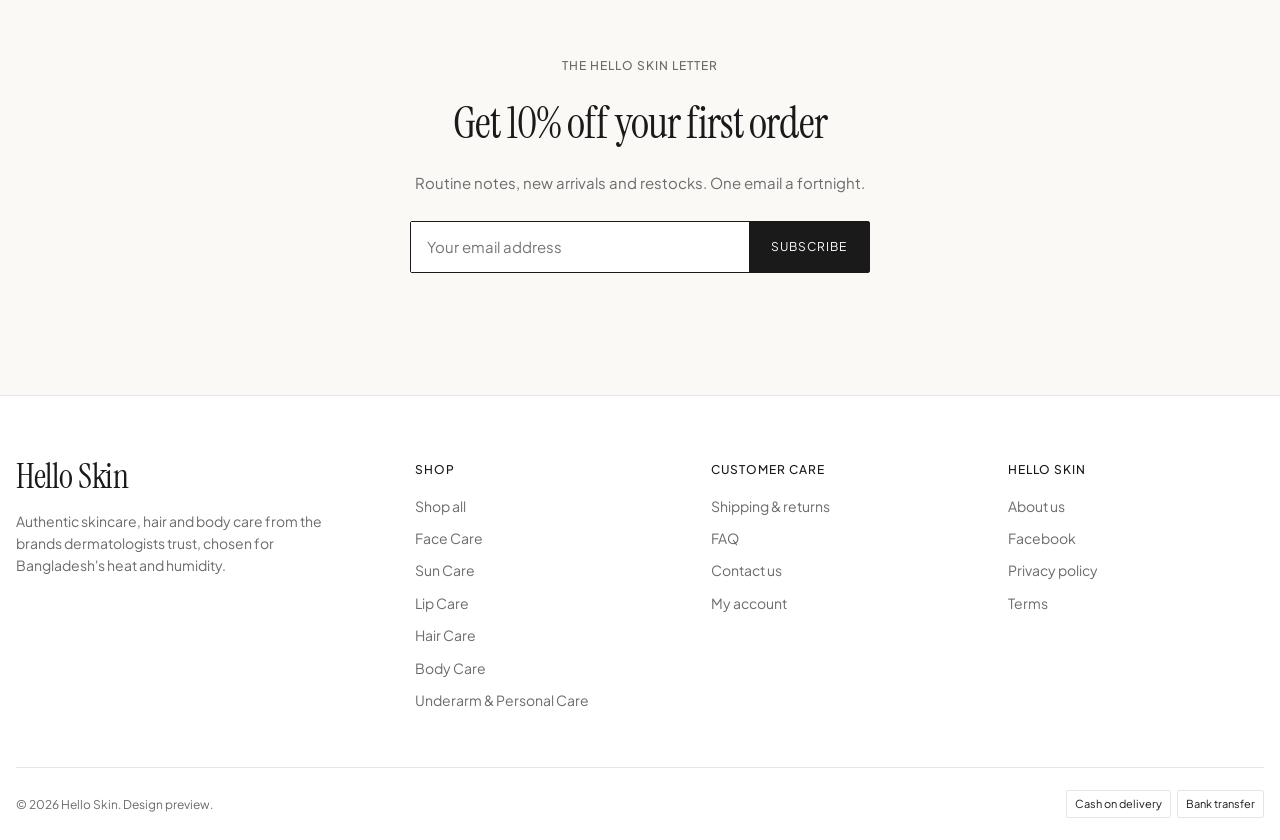
<file: shop.html>
<!doctype html>
<html lang="en">
<head>
<meta charset="utf-8">
<meta name="viewport" content="width=device-width, initial-scale=1">
<title>Shop – Hello Skin</title>
<meta name="description" content="Shop all skincare, sun care, hair and body products.">
<link rel="preconnect" href="https://fonts.googleapis.com">
<link rel="preconnect" href="https://fonts.gstatic.com" crossorigin>
<link href="https://fonts.googleapis.com/css2?family=Instrument+Serif:ital@0;1&family=Plus+Jakarta+Sans:wght@400;500;600&display=swap" rel="stylesheet">
<link rel="stylesheet" href="assets/site.css">
</head>
<body data-page="shop">
<div id="hdr"></div>
<main id="view"></main>
<div id="ftr"></div>
<script src="assets/products.js"></script>
<script src="assets/site.js"></script>
</body>
</html>
</file>
<file: assets/site.css>
/* Hello Skin – shared stylesheet. In WordPress: Elementor Site Settings (colours, fonts) + Custom CSS in Elementor Pro. */
[hidden]{display:none!important}
body{margin:0}
/* Layout: Shopify-minimal storefront. White canvas, alabaster product frames, 1px hairlines, one serif voice for editorial moments. */
:root{
  --bg:#FFFFFF; --surface:#FAF9F6; --ink:#1A1A1A; --ink-2:#333333; --muted:#6B6B6B; --line:#E5E5E5;
  --sage:#DCE4DC; --blush:#F3E5E5; --overlay:rgba(26,26,26,.32);
  --serif:"Instrument Serif", "Iowan Old Style", Georgia, serif;
  --sans:"Plus Jakarta Sans", "Helvetica Neue", Arial, sans-serif;
  --radius:2px; --wrap:1320px;
  --gut-l:max(16px, env(safe-area-inset-left, 0px)); --gut-r:max(16px, env(safe-area-inset-right, 0px));
  color-scheme:light;
}
*{box-sizing:border-box}
[hidden]{display:none!important}
html{scroll-behavior:smooth}
body{background:var(--bg);color:var(--ink);font:400 15px/1.6 var(--sans);-webkit-font-smoothing:antialiased;overflow-x:hidden}
body::before{content:"";position:fixed;inset:0 0 auto;height:env(safe-area-inset-top,0px);z-index:60;background:var(--bg)}
a{color:inherit;text-decoration:none}
button{font:inherit;color:inherit;background:none;border:0;cursor:pointer;padding:0}
img{display:block;max-width:100%}
:focus-visible{outline:1px solid var(--ink);outline-offset:3px}
.wrap{max-width:var(--wrap);margin-inline:auto;padding-left:var(--gut-l);padding-right:var(--gut-r)}
.label{font-size:12px;letter-spacing:.08em;text-transform:uppercase;font-weight:500}
.muted{color:var(--muted)}
.btn{display:inline-flex;align-items:center;justify-content:center;gap:10px;height:48px;padding:0 28px;background:var(--ink);color:#fff;border:1px solid var(--ink);border-radius:var(--radius);font-size:12px;letter-spacing:.08em;text-transform:uppercase;font-weight:500;transition:background .2s}
.btn:hover{background:var(--ink-2)}
.btn.ghost{background:transparent;color:var(--ink)}
.btn.ghost:hover{background:var(--ink);color:#fff}
.btn.full{width:100%}
h1,h2,h3{font-weight:500;letter-spacing:-.02em;text-wrap:balance;margin:0}
.serif{font-family:var(--serif);font-weight:400;letter-spacing:-.01em}

/* Announcement + header */
.announce .short{display:none}
.announce{background:var(--ink);color:#fff;font-size:12px;letter-spacing:.06em;text-align:center;height:34px;display:flex;align-items:center;justify-content:center;padding-inline:16px}
header.site{position:sticky;top:env(safe-area-inset-top,0px);z-index:40;background:var(--bg);border-bottom:1px solid var(--line)}
.hbar{display:grid;grid-template-columns:1fr auto 1fr;align-items:center;height:68px}
.nav{display:flex;gap:26px;font-size:13px}
.nav a{position:relative;padding-block:6px}
.nav a::after{content:"";position:absolute;left:0;right:0;bottom:0;height:1px;background:var(--ink);transform:scaleX(0);transform-origin:left;transition:transform .25s}
.nav a:hover::after,.nav a.on::after{transform:scaleX(1)}
.logo{font-family:var(--serif);font-size:30px;letter-spacing:-.01em;line-height:1;white-space:nowrap}
.icons{display:flex;justify-content:flex-end;gap:6px}
.ibtn{width:40px;height:40px;display:grid;place-items:center;position:relative;border-radius:var(--radius)}
.ibtn svg{width:20px;height:20px;stroke:var(--ink);fill:none;stroke-width:1.4}
.count{position:absolute;top:4px;right:2px;min-width:17px;height:17px;border-radius:9px;background:var(--ink);color:#fff;font-size:10px;display:grid;place-items:center;padding:0 4px;font-variant-numeric:tabular-nums}
.count.bump{animation:bump .35s}
@keyframes bump{50%{transform:scale(1.3)}}
.menu-btn{display:none}
.search{border-top:1px solid var(--line);display:none}
.search.open{display:block}
.search .wrap{padding-block:14px}
.search input{width:100%;height:48px;border:1px solid var(--line);border-radius:var(--radius);padding:0 16px;font:inherit;background:var(--bg);color:var(--ink)}
.search input:focus{outline:none;border-color:var(--ink)}
.sres{display:grid;gap:2px;margin-top:8px;max-height:50vh;overflow:auto}
.sres a{display:flex;gap:14px;align-items:center;padding:8px;border-radius:var(--radius)}
.sres a:hover{background:var(--surface)}
.sres img{width:48px;height:48px;object-fit:cover;background:var(--surface)}

/* Hero */
.hero{display:grid;grid-template-columns:1.05fr 1fr;min-height:560px;border-bottom:1px solid var(--line)}
.hero-copy{display:flex;flex-direction:column;justify-content:center;gap:24px;padding-block:72px;padding-left:max(var(--gut-l), calc((100vw - var(--wrap))/2 + 16px));padding-right:56px;background:var(--surface)}
.hero h1{font-family:var(--serif);font-weight:400;font-size:clamp(42px,5.4vw,76px);line-height:1.02;letter-spacing:-.02em}
.hero h1 em{font-style:italic}
.hero p{max-width:440px;color:var(--muted);font-size:16px;margin:0}
.hero-media{position:relative;overflow:hidden;background:var(--sage)}
.hero-media img{position:absolute;inset:0;width:100%;height:100%;object-fit:cover}
.hero-tag{position:absolute;left:20px;bottom:20px;background:var(--bg);padding:10px 14px;font-size:12px;border:1px solid var(--line)}

/* Trust strip */
.trust{display:grid;grid-template-columns:repeat(4,1fr);border-bottom:1px solid var(--line)}
.trust div{display:flex;align-items:center;gap:12px;justify-content:center;padding:22px 12px;font-size:13px;border-right:1px solid var(--line)}
.trust div:last-child{border-right:0}
.trust svg{width:22px;height:22px;stroke:var(--ink);fill:none;stroke-width:1.3;flex:none}

/* Sections */
.section{padding-block:88px}
.shead{display:flex;justify-content:space-between;align-items:end;gap:20px;margin-bottom:36px;flex-wrap:wrap}
.shead h2{font-size:clamp(26px,3vw,38px)}
.link{font-size:12px;letter-spacing:.08em;text-transform:uppercase;border-bottom:1px solid var(--ink);padding-bottom:3px}

/* Product grid + cards */
.grid{display:grid;grid-template-columns:repeat(4,minmax(0,1fr));gap:40px 20px}
.card{display:flex;flex-direction:column;gap:12px;min-width:0}
.card .media{position:relative;aspect-ratio:1/1;background:var(--surface);overflow:hidden;border-radius:var(--radius)}
.card .media img{position:absolute;inset:0;width:100%;height:100%;object-fit:cover;transition:opacity .5s ease, transform .8s ease}
.card .media img.alt{opacity:0}
.card:hover .media img.alt{opacity:1}
.card:hover .media img{transform:scale(1.03)}
.badge{position:absolute;top:10px;left:10px;background:var(--bg);font-size:11px;letter-spacing:.06em;text-transform:uppercase;padding:4px 8px;z-index:2}
.qadd{position:absolute;left:10px;right:10px;bottom:10px;height:42px;background:var(--bg);border:1px solid var(--ink);font-size:12px;letter-spacing:.08em;text-transform:uppercase;font-weight:500;z-index:2;opacity:0;transform:translateY(6px);transition:all .25s}
.card:hover .qadd,.qadd:focus-visible{opacity:1;transform:none}
.qadd:hover{background:var(--ink);color:#fff}
.card .meta{display:flex;flex-direction:column;gap:3px}
.card .cat{font-size:11px;letter-spacing:.08em;text-transform:uppercase;color:var(--muted)}
.card .t{font-size:14px;line-height:1.4;font-weight:500}
.card .p{font-size:14px;font-variant-numeric:tabular-nums}
.card .rt{font-size:12px;color:var(--muted);font-variant-numeric:tabular-nums}
.card .rt i{font-style:normal;color:var(--ink);letter-spacing:1px;font-size:11px}
.brands{border-bottom:1px solid var(--line)}
.brands .wrap{display:flex;align-items:center;gap:28px;padding-block:22px;overflow-x:auto;scrollbar-width:none}
.brands .wrap::-webkit-scrollbar{display:none}
.brands .label{flex:none}
.blist{display:flex;gap:32px;flex:none}
.blist a{font-family:var(--serif);font-size:24px;white-space:nowrap;color:var(--muted);transition:color .2s}
.blist a:hover{color:var(--ink)}
.noimg{position:absolute;inset:0;display:grid;place-items:center;text-align:center;padding:20px;background:var(--blush)}
.noimg span{font-family:var(--serif);font-size:24px;line-height:1.1}
.noimg small{display:block;font-family:var(--sans);font-size:11px;color:var(--muted);margin-top:8px;letter-spacing:.06em;text-transform:uppercase}

/* Category cards */
.cats{display:grid;grid-template-columns:repeat(3,minmax(0,1fr));gap:20px}
.catc{position:relative;display:flex;flex-direction:column;justify-content:space-between;min-height:260px;padding:24px;background:var(--surface);border:1px solid var(--line);border-radius:var(--radius);overflow:hidden;transition:border-color .25s}
.catc:hover{border-color:var(--ink)}
.catc h3{font-family:var(--serif);font-weight:400;font-size:34px;line-height:1}
.catc .n{font-size:12px;color:var(--muted)}
.catc .thumbs{display:flex;gap:8px;margin-top:20px}
.catc .thumbs img{width:64px;height:64px;object-fit:cover;border-radius:var(--radius)}
.catc .go{font-size:12px;letter-spacing:.08em;text-transform:uppercase;display:flex;justify-content:space-between;align-items:center;margin-top:18px}

/* Split */
.split{display:grid;grid-template-columns:1fr 1fr;border-block:1px solid var(--line)}
.split .img{position:relative;min-height:520px;background:var(--blush)}
.split .img img{position:absolute;inset:0;width:100%;height:100%;object-fit:cover}
.split .txt{display:flex;flex-direction:column;justify-content:center;gap:22px;padding:72px max(var(--gut-r),64px) 72px 64px}
.split .txt h2{font-family:var(--serif);font-weight:400;font-size:clamp(34px,3.6vw,52px);line-height:1.05}
.split .txt p{color:var(--muted);max-width:460px;margin:0}
.steps{display:grid;gap:0;border-top:1px solid var(--line);max-width:460px}
.steps div{display:grid;grid-template-columns:90px 1fr;gap:16px;padding:14px 0;border-bottom:1px solid var(--line);font-size:14px}
.steps b{font-weight:500}

/* Newsletter + footer */
.news{background:var(--surface);text-align:center}
.news h2{font-family:var(--serif);font-weight:400;font-size:clamp(30px,3.4vw,46px)}
.news p{color:var(--muted);margin:12px 0 26px}
.nform{display:flex;max-width:460px;margin:0 auto;border:1px solid var(--ink);border-radius:var(--radius)}
.nform input{flex:1;min-width:0;height:50px;border:0;padding:0 16px;font:inherit;background:var(--bg);color:var(--ink)}
.nform input:focus{outline:none}
.nform button{padding:0 22px;background:var(--ink);color:#fff;font-size:12px;letter-spacing:.08em;text-transform:uppercase}
.nmsg{margin-top:14px;font-size:13px;min-height:20px}
footer{border-top:1px solid var(--line);padding-top:64px}
.fgrid{display:grid;grid-template-columns:1.4fr 1fr 1fr 1fr;gap:40px}
.fgrid h4{font-size:12px;letter-spacing:.08em;text-transform:uppercase;font-weight:500;margin:0 0 16px}
.fgrid ul{list-style:none;margin:0;padding:0;display:grid;gap:10px;font-size:14px;color:var(--muted)}
.fgrid ul a:hover,.fgrid ul button:hover{color:var(--ink)}
.fgrid .logo{font-size:34px}
.fbot{display:flex;justify-content:space-between;align-items:center;gap:16px;flex-wrap:wrap;border-top:1px solid var(--line);margin-top:56px;padding-block:22px;font-size:12px;color:var(--muted)}
.paybadges{display:flex;gap:6px;flex-wrap:wrap}
.paybadges span{border:1px solid var(--line);padding:4px 8px;font-size:11px;color:var(--ink);border-radius:var(--radius)}

/* Shop */
.shop-head{padding-block:56px 32px;border-bottom:1px solid var(--line)}
.crumbs{font-size:12px;color:var(--muted);margin-bottom:14px}
.crumbs button:hover{color:var(--ink)}
.shop-head h1{font-family:var(--serif);font-weight:400;font-size:clamp(40px,5vw,64px);line-height:1}
.shop-head p{color:var(--muted);margin:12px 0 0;max-width:560px}
.fbar{position:sticky;top:calc(env(safe-area-inset-top,0px) + 69px);z-index:30;background:var(--bg);border-bottom:1px solid var(--line)}
.fbar .wrap{display:flex;align-items:center;gap:16px;padding-block:14px}
.pills{display:flex;gap:8px;overflow-x:auto;scrollbar-width:none;flex:1;min-width:0}
.pills::-webkit-scrollbar{display:none}
.pill{flex:none;height:36px;padding:0 16px;border:1px solid var(--line);border-radius:var(--radius);font-size:13px;white-space:nowrap;transition:border-color .2s}
.pill:hover{border-color:var(--ink)}
.pill.on{background:var(--ink);color:#fff;border-color:var(--ink)}
.subpills{display:flex;gap:8px;flex-wrap:wrap;padding-top:18px}
.subpills .pill{height:32px;font-size:12px}
.sort{flex:none;display:flex;align-items:center;gap:8px;font-size:13px}
.sort select{height:36px;border:1px solid var(--line);border-radius:var(--radius);padding:0 30px 0 12px;font:inherit;font-size:13px;background:var(--bg);color:var(--ink);appearance:none;background-image:linear-gradient(45deg,transparent 50%,var(--ink) 50%),linear-gradient(135deg,var(--ink) 50%,transparent 50%);background-position:calc(100% - 15px) 16px,calc(100% - 10px) 16px;background-size:5px 5px;background-repeat:no-repeat}
.rcount{font-size:13px;color:var(--muted);padding-block:24px 0}

/* PDP */
.pdp{display:grid;grid-template-columns:55% 45%;align-items:start;border-bottom:1px solid var(--line)}
.gal{display:grid;grid-template-columns:minmax(0,1fr);gap:12px;padding:32px 32px 48px var(--gut-l);position:sticky;top:calc(env(safe-area-inset-top,0px) + 69px)}
.thumbs-v{display:grid;grid-template-columns:repeat(4,72px);gap:10px}
.thumbs-v button{width:72px;height:72px;border:1px solid transparent;border-radius:var(--radius);overflow:hidden;background:var(--surface)}
.thumbs-v button.on{border-color:var(--ink)}
.thumbs-v img{width:100%;height:100%;object-fit:cover}
.mainimg{position:relative;aspect-ratio:1/1;background:var(--surface);overflow:hidden;border-radius:var(--radius);max-width:100%}
.mainimg img{position:absolute;inset:0;width:100%;height:100%;object-fit:cover}
.dots{display:none}
.info{padding:48px var(--gut-r) 64px 40px;border-left:1px solid var(--line);display:flex;flex-direction:column;gap:22px;min-width:0}
.info .brand{font-size:12px;letter-spacing:.08em;text-transform:uppercase;color:var(--muted)}
.info h1{font-size:clamp(26px,2.6vw,36px);line-height:1.15}
.price{display:flex;align-items:baseline;gap:12px;font-size:20px;font-variant-numeric:tabular-nums}
.ph{font-size:11px;letter-spacing:.06em;text-transform:uppercase;background:var(--blush);padding:3px 8px;border-radius:var(--radius);color:var(--ink)}
.stars{display:flex;align-items:center;gap:8px;font-size:13px;color:var(--muted)}
.stars i{font-style:normal;color:var(--ink);letter-spacing:2px}
.benefit{color:var(--ink-2);margin:0}
.opt h5{margin:0 0 10px;font-size:12px;letter-spacing:.08em;text-transform:uppercase;font-weight:500}
.vpills{display:flex;gap:8px;flex-wrap:wrap}
.vpill{height:40px;padding:0 18px;border:1px solid var(--line);border-radius:var(--radius);font-size:13px}
.vpill.on{border-color:var(--ink)}
.buy{display:grid;grid-template-columns:128px 1fr;gap:10px}
.qty{display:grid;grid-template-columns:40px 1fr 40px;border:1px solid var(--line);border-radius:var(--radius);height:48px;align-items:center;text-align:center;font-variant-numeric:tabular-nums}
.qty button{height:100%;font-size:18px}
.qty button:hover{background:var(--surface)}
.perks{display:grid;gap:8px;font-size:13px;color:var(--muted)}
.perks div{display:flex;gap:10px;align-items:center}
.perks svg{width:18px;height:18px;stroke:var(--ink);fill:none;stroke-width:1.3;flex:none}
.acc{border-top:1px solid var(--line)}
.acc details{border-bottom:1px solid var(--line)}
.acc summary{list-style:none;cursor:pointer;display:flex;justify-content:space-between;align-items:center;padding:18px 0;font-size:14px;font-weight:500}
.acc summary::-webkit-details-marker{display:none}
.acc summary::after{content:"";width:11px;height:11px;background:linear-gradient(var(--ink),var(--ink)) center/11px 1px no-repeat,linear-gradient(var(--ink),var(--ink)) center/1px 11px no-repeat;transition:transform .25s}
.acc details[open] summary::after{transform:rotate(45deg)}
.acc .body{padding:0 0 20px;font-size:14px;color:var(--ink-2)}
.acc .body p{margin:0 0 10px}
.acc .body ul{margin:0;padding-left:18px;display:grid;gap:6px}
.todo{display:inline-block;font-size:11px;letter-spacing:.06em;text-transform:uppercase;color:var(--muted);border:1px dashed var(--muted);padding:2px 6px;margin-bottom:10px;border-radius:var(--radius)}
.sticky-atc{display:none}

/* Drawer */
.scrim{position:fixed;inset:0;background:var(--overlay);opacity:0;pointer-events:none;transition:opacity .3s;z-index:80}
.scrim.on{opacity:1;pointer-events:auto}
.drawer{position:fixed;top:0;right:0;bottom:0;width:min(440px,100%);background:var(--bg);z-index:90;transform:translateX(100%);transition:transform .35s cubic-bezier(.2,.7,.2,1);display:flex;flex-direction:column;padding-top:env(safe-area-inset-top,0px);padding-bottom:env(safe-area-inset-bottom,0px);padding-right:env(safe-area-inset-right,0px);border-left:1px solid var(--line)}
.drawer.on{transform:none}
.dh{display:flex;justify-content:space-between;align-items:center;padding:20px 24px;border-bottom:1px solid var(--line)}
.dh h3{font-size:16px}
.ship{padding:16px 24px;border-bottom:1px solid var(--line);font-size:13px}
.bar{height:3px;background:var(--line);margin-top:10px;border-radius:2px;overflow:hidden}
.bar i{display:block;height:100%;background:var(--ink);transition:width .4s}
.items{flex:1;overflow:auto;padding:8px 24px}
.item{display:grid;grid-template-columns:76px 1fr auto;gap:14px;padding:16px 0;border-bottom:1px solid var(--line)}
.item img,.item .ni{width:76px;height:76px;object-fit:cover;background:var(--surface);border-radius:var(--radius)}
.item .ni{background:var(--blush)}
.item .t{font-size:13px;font-weight:500;line-height:1.35}
.item .b{font-size:11px;color:var(--muted);letter-spacing:.06em;text-transform:uppercase}
.item .q{display:inline-grid;grid-template-columns:30px 30px 30px;height:32px;border:1px solid var(--line);margin-top:10px;align-items:center;text-align:center;font-size:13px;border-radius:var(--radius)}
.item .q button{height:100%}
.item .r{display:flex;flex-direction:column;align-items:flex-end;justify-content:space-between;font-size:13px;font-variant-numeric:tabular-nums}
.item .rm{font-size:12px;color:var(--muted);text-decoration:underline}
.empty{padding:56px 0;text-align:center;display:grid;gap:16px;justify-items:center}
.empty p{font-family:var(--serif);font-size:28px;margin:0}
.df{padding:20px 24px;border-top:1px solid var(--line);display:grid;gap:14px}
.sub{display:flex;justify-content:space-between;font-size:15px;font-variant-numeric:tabular-nums}
.df small{color:var(--muted);font-size:12px}
.toast{position:fixed;left:50%;bottom:calc(24px + env(safe-area-inset-bottom,0px));transform:translate(-50%,20px);opacity:0;background:var(--ink);color:#fff;padding:12px 18px;font-size:13px;border-radius:var(--radius);transition:all .3s;z-index:100;pointer-events:none;white-space:nowrap}
.toast.on{opacity:1;transform:translate(-50%,0)}

/* Mobile menu */
.mnav{position:fixed;top:0;left:0;bottom:0;width:min(340px,88%);background:var(--bg);z-index:90;transform:translateX(-100%);transition:transform .35s cubic-bezier(.2,.7,.2,1);padding:calc(20px + env(safe-area-inset-top,0px)) 24px 24px max(24px, env(safe-area-inset-left,0px));display:flex;flex-direction:column;gap:6px;border-right:1px solid var(--line)}
.mnav.on{transform:none}
.mnav a,.mnav button.l{display:block;text-align:left;padding:14px 0;border-bottom:1px solid var(--line);font-size:16px}

/* Notes */
.notes{background:var(--surface);border-top:1px solid var(--line)}
.notes .wrap{padding-block:56px;display:grid;grid-template-columns:280px 1fr;gap:40px}
.notes h2{font-family:var(--serif);font-weight:400;font-size:34px;line-height:1.05}
.notes ol{margin:0;padding-left:20px;display:grid;gap:12px;font-size:14px;color:var(--ink-2);max-width:760px}
.notes b{font-weight:600}

@media (max-width:1024px){
  .grid{grid-template-columns:repeat(3,minmax(0,1fr))}
  .nav{gap:18px}
}
@media (max-width:860px){
  .nav{display:none}
  .menu-btn{display:grid}
  .hbar{height:60px}
  .logo{font-size:26px}
  .fbar,.gal{top:calc(env(safe-area-inset-top,0px) + 61px)}
  .hero{grid-template-columns:1fr;min-height:0}
  .hero-media{aspect-ratio:1/1;order:-1}
  .hero-copy{padding:40px var(--gut-r) 48px var(--gut-l)}
  .trust{grid-template-columns:repeat(2,1fr)}
  .trust div:nth-child(2){border-right:0}
  .trust div:nth-child(-n+2){border-bottom:1px solid var(--line)}
  .trust div{justify-content:flex-start;padding:16px}
  .section{padding-block:56px}
  .grid{grid-template-columns:repeat(2,minmax(0,1fr));gap:28px 12px}
  .qadd{opacity:1;transform:none;left:auto;right:8px;bottom:8px;width:36px;height:36px;font-size:18px;padding:0;border-color:var(--line)}
  .qadd .w{display:none}
  .card .t{font-size:13px}
  .cats{grid-template-columns:1fr;gap:12px}
  .catc{min-height:0}
  .split{grid-template-columns:1fr}
  .split .img{min-height:0;aspect-ratio:1/1}
  .split .txt{padding:48px var(--gut-r) 48px var(--gut-l)}
  .fgrid{grid-template-columns:1fr 1fr;gap:32px}
  .fgrid > div:first-child{grid-column:1/-1}
  .pdp{grid-template-columns:1fr}
  .gal{position:relative;top:0;grid-template-columns:1fr;padding:0}
  .mainimg{border-radius:0}
  .thumbs-v{grid-template-columns:repeat(4,minmax(0,1fr));padding-inline:var(--gut-l) var(--gut-r)}
  .thumbs-v button{width:100%;height:auto;aspect-ratio:1}
  .info{padding:24px var(--gut-r) 40px var(--gut-l);border-left:0}
  .sticky-atc{display:grid;grid-template-columns:1fr auto;gap:12px;align-items:center;position:fixed;left:0;right:0;bottom:0;z-index:50;background:var(--bg);border-top:1px solid var(--line);padding:10px var(--gut-r) calc(10px + env(safe-area-inset-bottom,0px)) var(--gut-l);transform:translateY(110%);transition:transform .3s}
  .sticky-atc.on{transform:none}
  .sticky-atc .t{font-size:13px;font-weight:500;line-height:1.3;overflow:hidden;text-overflow:ellipsis;white-space:nowrap}
  .sticky-atc .btn{height:44px;padding:0 18px}
  .notes .wrap{grid-template-columns:1fr;gap:20px}
  .announce .long{display:none}.announce .short{display:inline}
  .fbar .wrap{flex-wrap:wrap;gap:10px}
  .pills{flex:1 1 100%}
  .sort{width:100%}.sort select{width:100%}
  .hero-media{aspect-ratio:4/3}
  .shop-head{padding-block:32px 20px}
  body.pdp-on footer{padding-bottom:calc(76px + env(safe-area-inset-bottom,0px))}
  .sort span{display:none}
}
@media (prefers-reduced-motion:reduce){*{transition:none!important;animation:none!important;scroll-behavior:auto!important}}

/* ---------- multipage additions ---------- */
.nav a.on::after{transform:scaleX(1)}
.page-head{padding-block:56px 32px;border-bottom:1px solid var(--line)}
.page-head h1{font-family:var(--serif);font-weight:400;font-size:clamp(38px,5vw,60px);line-height:1}
.page-head p{color:var(--muted);margin:12px 0 0;max-width:600px}
.steps-bar{display:flex;gap:10px;align-items:center;font-size:12px;letter-spacing:.08em;text-transform:uppercase;color:var(--muted);margin-top:18px;flex-wrap:wrap}
.steps-bar b{color:var(--ink);font-weight:500}
.steps-bar i{font-style:normal;color:var(--line)}

/* forms (WooCommerce fields) */
.field{display:grid;gap:6px;min-width:0}
.field label{font-size:13px;font-weight:500}
.field label .req{color:#B3261E}
.field input,.field select,.field textarea{width:100%;height:48px;border:1px solid var(--line);border-radius:var(--radius);padding:0 14px;font:inherit;background:var(--bg);color:var(--ink)}
.field textarea{height:96px;padding:12px 14px;resize:vertical}
.field input:focus,.field select:focus,.field textarea:focus{outline:none;border-color:var(--ink)}
.field .err{font-size:12px;color:#B3261E}
.field.bad input,.field.bad select{border-color:#B3261E}
.row2{display:grid;grid-template-columns:1fr 1fr;gap:16px}
.check{display:flex;gap:10px;align-items:flex-start;font-size:14px;cursor:pointer}
.check input{width:18px;height:18px;accent-color:var(--ink);margin:2px 0 0;flex:none}
.notice{border:1px solid var(--line);background:var(--surface);padding:14px 16px;font-size:14px;border-radius:var(--radius);display:flex;gap:12px;justify-content:space-between;align-items:center;flex-wrap:wrap}
.notice.ok{border-color:#B9CDB9;background:var(--sage)}
.notice.bad{border-color:#E7B9B9;background:var(--blush)}

/* cart page */
.cart-grid{display:grid;grid-template-columns:minmax(0,1fr) 380px;gap:48px;align-items:start;padding-block:40px 80px}
.ctable{width:100%;border-collapse:collapse;font-size:14px}
.ctable th{text-align:left;font-size:12px;letter-spacing:.08em;text-transform:uppercase;font-weight:500;color:var(--muted);padding:0 0 14px;border-bottom:1px solid var(--line)}
.ctable td{padding:20px 0;border-bottom:1px solid var(--line);vertical-align:middle}
.ctable .pimg{width:88px;padding-right:18px}
.ctable .pimg img,.ctable .pimg .ni{width:88px;height:88px;object-fit:cover;background:var(--surface);border-radius:var(--radius);display:block}
.ctable .pimg .ni{background:var(--blush)}
.ctable .pn a{font-weight:500}
.ctable .pn small{display:block;color:var(--muted);font-size:11px;letter-spacing:.06em;text-transform:uppercase;margin-bottom:4px}
.ctable .num{text-align:right;font-variant-numeric:tabular-nums;white-space:nowrap}
.ctable .rm{color:var(--muted);font-size:20px;width:32px;height:32px;line-height:1}
.ctable .rm:hover{color:var(--ink)}
.qty-in{display:inline-grid;grid-template-columns:34px 44px 34px;height:40px;border:1px solid var(--line);border-radius:var(--radius);align-items:center;text-align:center}
.qty-in button{height:100%}
.qty-in input{width:100%;height:100%;border:0;text-align:center;font:inherit;background:transparent;color:var(--ink);-moz-appearance:textfield}
.qty-in input::-webkit-outer-spin-button,.qty-in input::-webkit-inner-spin-button{-webkit-appearance:none;margin:0}
.cart-actions{display:flex;justify-content:space-between;gap:12px;flex-wrap:wrap;padding-top:20px}
.coupon{display:flex;gap:8px;flex-wrap:wrap}
.coupon input{height:48px;border:1px solid var(--line);border-radius:var(--radius);padding:0 14px;font:inherit;min-width:0;width:200px;background:var(--bg);color:var(--ink)}
.coupon input:focus{outline:none;border-color:var(--ink)}
.totals{border:1px solid var(--line);border-radius:var(--radius);padding:28px;display:grid;gap:16px;position:sticky;top:calc(env(safe-area-inset-top,0px) + 90px);background:var(--bg)}
.totals h2{font-size:20px}
.trow{display:flex;justify-content:space-between;gap:16px;font-size:14px;font-variant-numeric:tabular-nums}
.trow.total{font-size:18px;font-weight:600;border-top:1px solid var(--line);padding-top:16px}
.trow .disc{color:#2F6B3A}
.shipopts{display:grid;gap:10px;font-size:14px}
.shipopts label{display:flex;gap:10px;align-items:center;cursor:pointer}
.shipopts input{accent-color:var(--ink);width:16px;height:16px}
.shipopts .amt{margin-left:auto;font-variant-numeric:tabular-nums}
.empty-page{padding-block:80px 100px;text-align:center;display:grid;gap:20px;justify-items:center}
.empty-page h2{font-family:var(--serif);font-weight:400;font-size:40px}

/* checkout */
.co-grid{display:grid;grid-template-columns:minmax(0,1fr) 420px;gap:56px;align-items:start;padding-block:40px 80px}
.co-sec{display:grid;gap:18px;padding-bottom:32px;margin-bottom:32px;border-bottom:1px solid var(--line)}
.co-sec h2{font-size:20px}
.review{background:var(--surface);border:1px solid var(--line);border-radius:var(--radius);padding:28px;display:grid;gap:16px;position:sticky;top:calc(env(safe-area-inset-top,0px) + 90px)}
.review h2{font-size:20px}
.ritem{display:grid;grid-template-columns:56px 1fr auto;gap:12px;align-items:center;font-size:13px}
.ritem .im{position:relative;width:56px;height:56px}
.ritem img,.ritem .ni{width:56px;height:56px;object-fit:cover;border-radius:var(--radius);background:var(--bg)}
.ritem .ni{background:var(--blush)}
.ritem .q{position:absolute;top:-7px;right:-7px;min-width:20px;height:20px;border-radius:10px;background:var(--ink);color:#fff;font-size:11px;display:grid;place-items:center;padding:0 5px}
.pay{display:grid;gap:0;border:1px solid var(--line);border-radius:var(--radius);background:var(--bg)}
.pm{border-bottom:1px solid var(--line)}
.pm:last-child{border-bottom:0}
.pm > label{display:flex;gap:12px;align-items:center;padding:16px;cursor:pointer;font-size:14px;font-weight:500}
.pm input{accent-color:var(--ink);width:16px;height:16px}
.pm .pd{padding:0 16px 16px 44px;font-size:13px;color:var(--muted)}
.fine{font-size:12px;color:var(--muted)}

/* order received */
.thanks{padding-block:56px 80px;display:grid;gap:28px;max-width:860px}
.ometa{display:grid;grid-template-columns:repeat(4,minmax(0,1fr));border:1px solid var(--line);border-radius:var(--radius)}
.ometa div{padding:16px;border-right:1px solid var(--line);display:grid;gap:4px;font-size:14px;min-width:0}
.ometa div:last-child{border-right:0}
.ometa span{font-size:11px;letter-spacing:.08em;text-transform:uppercase;color:var(--muted)}
.otable{width:100%;border-collapse:collapse;font-size:14px}
.otable th,.otable td{padding:12px 0;border-bottom:1px solid var(--line);text-align:left}
.otable td:last-child,.otable th:last-child{text-align:right;font-variant-numeric:tabular-nums}
.otable tfoot th{font-weight:500}
.addr{font-style:normal;line-height:1.7;font-size:14px;border:1px solid var(--line);padding:16px;border-radius:var(--radius)}

/* account */
.acct{display:grid;grid-template-columns:1fr 1fr;gap:56px;padding-block:48px 80px}
.acct form{display:grid;gap:16px;align-content:start}
.acct h2{font-size:22px}
.dash{display:grid;grid-template-columns:220px minmax(0,1fr);gap:48px;padding-block:48px 80px}
.dnav{display:grid;align-content:start;border-top:1px solid var(--line)}
.dnav button{text-align:left;padding:14px 0;border-bottom:1px solid var(--line);font-size:14px}
.dnav button.on{font-weight:600}
.dbody{display:grid;gap:18px;align-content:start;min-width:0;font-size:14px}
.dbody h2{font-size:22px}
.tscroll{overflow-x:auto}

/* content pages */
.prose{max-width:720px;display:grid;gap:16px;font-size:16px;color:var(--ink-2);padding-block:48px 80px}
.prose h2{font-family:var(--serif);font-weight:400;font-size:32px;color:var(--ink);margin-top:16px}
.prose p{margin:0}
.prose ul{margin:0;padding-left:20px;display:grid;gap:8px}
.about-split{display:grid;grid-template-columns:1fr 1fr;border-bottom:1px solid var(--line)}
.about-split .img{position:relative;min-height:480px;background:var(--surface)}
.about-split .img img{position:absolute;inset:0;width:100%;height:100%;object-fit:cover}
.about-split .txt{display:grid;gap:18px;align-content:center;padding:64px max(var(--gut-r),56px) 64px 56px}
.about-split h2{font-family:var(--serif);font-weight:400;font-size:clamp(32px,3.4vw,48px);line-height:1.05}
.about-split p{margin:0;color:var(--muted)}
.vals{display:grid;grid-template-columns:repeat(3,1fr);gap:20px}
.vals div{border:1px solid var(--line);padding:24px;border-radius:var(--radius);display:grid;gap:8px;background:var(--surface)}
.vals h3{font-family:var(--serif);font-weight:400;font-size:26px}
.vals p{margin:0;color:var(--muted);font-size:14px}
.contact{display:grid;grid-template-columns:1fr 360px;gap:56px;padding-block:48px 80px;align-items:start}
.contact form{display:grid;gap:16px}
.cinfo{display:grid;gap:20px;border:1px solid var(--line);padding:28px;border-radius:var(--radius);background:var(--surface);font-size:14px}
.cinfo h3{font-size:12px;letter-spacing:.08em;text-transform:uppercase;font-weight:500;margin:0 0 6px}
.cinfo p{margin:0;color:var(--ink-2)}
.faq details{border-bottom:1px solid var(--line)}
.faq summary{list-style:none;cursor:pointer;padding:18px 0;font-weight:500;display:flex;justify-content:space-between;gap:16px}
.faq summary::-webkit-details-marker{display:none}
.faq summary::after{content:"+";font-size:20px;line-height:1}
.faq details[open] summary::after{content:"−"}
.faq .a{padding-bottom:18px;color:var(--ink-2)}
.example{display:inline-block;font-size:11px;letter-spacing:.06em;text-transform:uppercase;color:var(--muted);border:1px dashed var(--muted);padding:3px 8px;border-radius:var(--radius)}

@media (max-width:860px){
  .page-head{padding-block:32px 20px}
  .cart-grid,.co-grid{grid-template-columns:1fr;gap:32px;padding-block:24px 56px}
  .totals,.review{position:static}
  .ctable thead{display:none}
  .ctable tr{display:grid;grid-template-columns:76px 1fr auto;grid-template-areas:"img name rm" "img price price" "img qty sub";gap:6px 14px;padding:16px 0;border-bottom:1px solid var(--line)}
  .ctable td{padding:0;border:0}
  .ctable .pimg{grid-area:img;width:76px;padding:0}
  .ctable .pimg img,.ctable .pimg .ni{width:76px;height:76px}
  .ctable .pn{grid-area:name}
  .ctable .pr-c{grid-area:price;text-align:left;color:var(--muted);font-size:13px}
  .ctable .qt{grid-area:qty}
  .ctable .sb{grid-area:sub;align-self:center}
  .ctable .x{grid-area:rm}
  .cart-actions{flex-direction:column}
  .coupon input{flex:1}
  .row2{grid-template-columns:1fr}
  .ometa{grid-template-columns:1fr 1fr}
  .ometa div:nth-child(2){border-right:0}
  .ometa div:nth-child(-n+2){border-bottom:1px solid var(--line)}
  .acct,.dash,.contact{grid-template-columns:1fr;gap:36px;padding-block:32px 56px}
  .dnav{grid-auto-flow:column;grid-auto-columns:max-content;overflow-x:auto;border-top:0;border-bottom:1px solid var(--line);gap:20px}
  .dnav button{border:0;padding:10px 0;white-space:nowrap}
  .dnav button.on{border-bottom:1px solid var(--ink)}
  .about-split{grid-template-columns:1fr}
  .about-split .img{min-height:0;aspect-ratio:4/3}
  .about-split .txt{padding:40px var(--gut-r) 40px var(--gut-l)}
  .vals{grid-template-columns:1fr}
  .prose{padding-block:32px 56px}
}
/* inline text links inside sentences (WooCommerce notices, terms line) */
.otable .link,.fine .link,.check .link,.notice p .link,.dbody p .link,.cinfo .link,.prose .link{font-size:inherit;letter-spacing:0;text-transform:none;padding-bottom:0}
.check span.lbl{display:inline}
</file>
